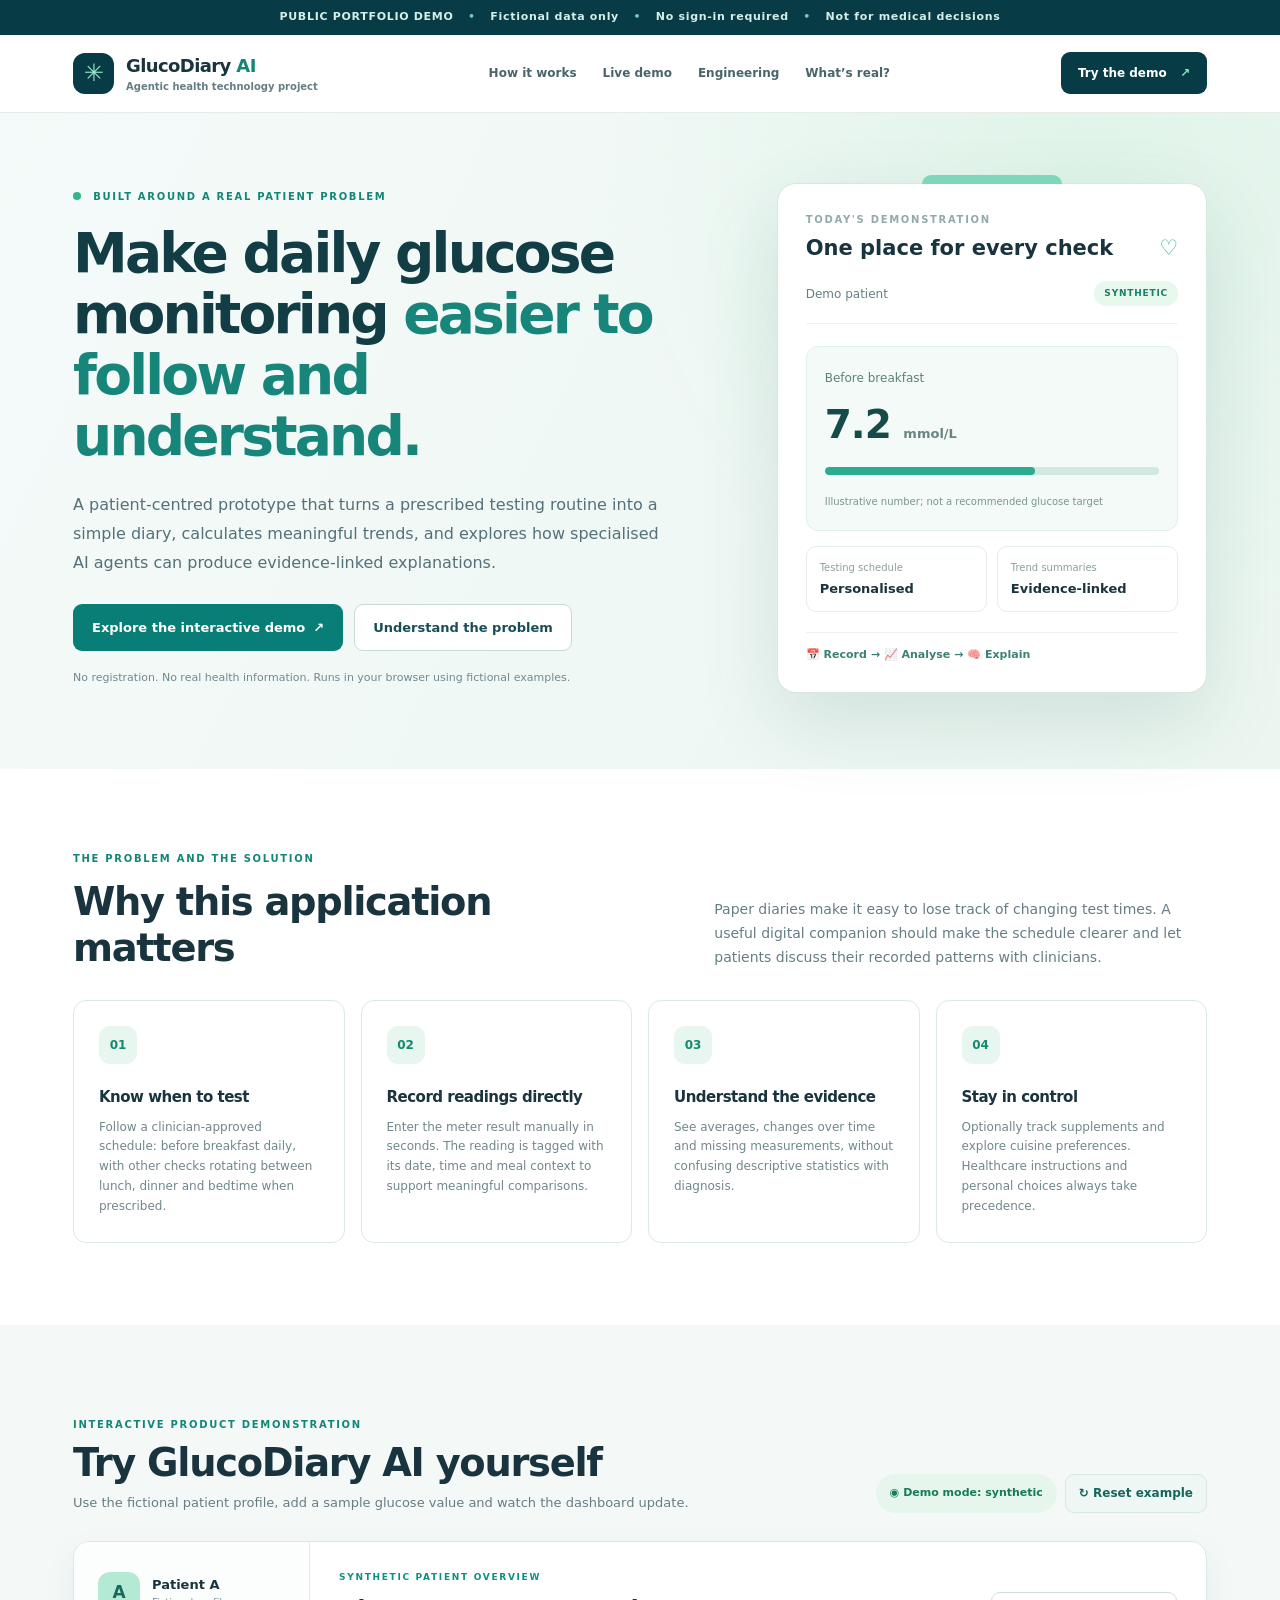
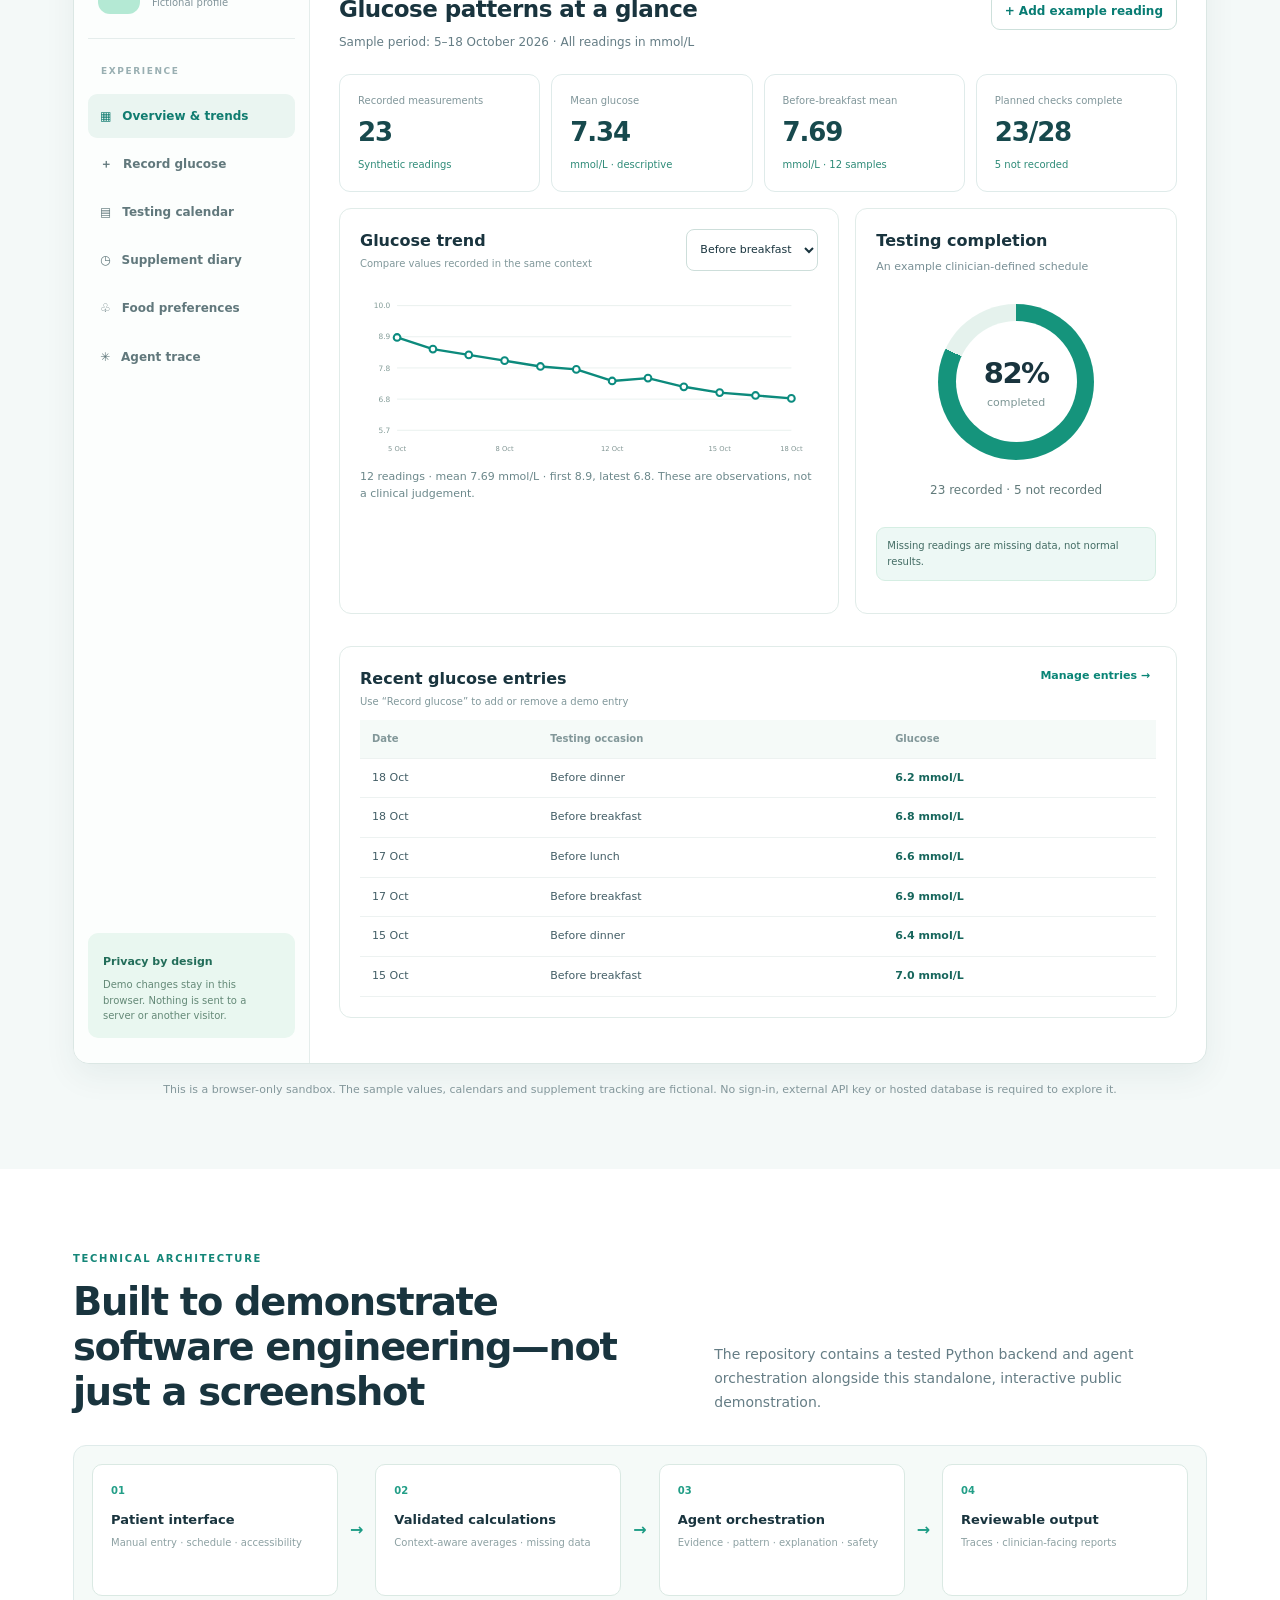
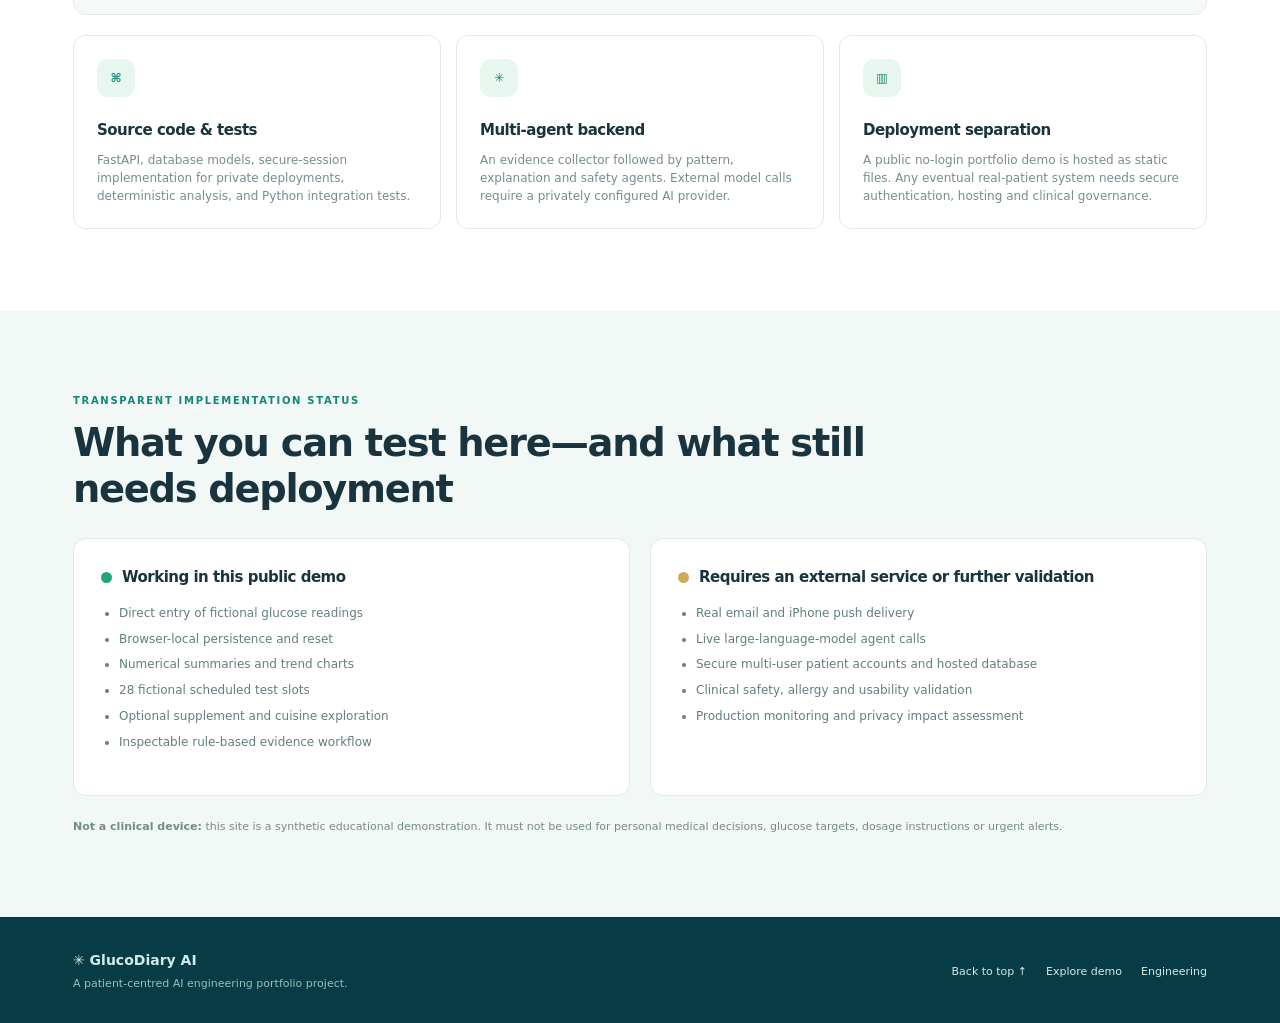
<file: index.html>
<!doctype html>
<html lang="en"><head>
<meta charset="utf-8"><meta name="viewport" content="width=device-width,initial-scale=1">
<meta name="description" content="Try GlucoDiary AI, a no-login synthetic-data demonstration of personalised glucose monitoring, reminders, descriptive analytics and explainable AI workflow design.">
<meta name="theme-color" content="#073b46"><title>GlucoDiary AI | Interactive portfolio demonstration</title>
<style>
:root{--navy:#073b46;--navy2:#0e5159;--teal:#087d73;--mint:#8ce6bc;--ink:#19343e;--gray:#657d85;--border:#dbe8e8;--bg:#f4f9f8;--panel:#fff;--pale:#e7f6ee;--shadow:0 12px 32px #093b4610}*{box-sizing:border-box}html{scroll-behavior:smooth}body{margin:0;color:var(--ink);background:white;font-family:Inter,ui-sans-serif,system-ui,-apple-system,BlinkMacSystemFont,'Segoe UI',sans-serif;line-height:1.52}button,input,select{font:inherit}button{cursor:pointer}button:focus-visible,a:focus-visible,input:focus-visible,select:focus-visible{outline:3px solid #3ea49c;outline-offset:3px}a{color:inherit;text-decoration:none}h1,h2,h3,h4,p{margin:0}h2{font-size:clamp(28px,3vw,40px);letter-spacing:-1.3px;line-height:1.18}h3{font-size:23px;letter-spacing:-.5px}h4{font-size:16px}.wrap{max-width:1190px;margin:auto;padding:0 28px}.announcement{background:#073b46;color:#d6eee8;font-size:11px;letter-spacing:.7px;text-align:center;padding:9px 15px;font-weight:700}.announcement span{color:#74ccb8;margin:0 10px}.site-header{position:sticky;top:0;z-index:10;background:#fffffff0;backdrop-filter:blur(15px);border-bottom:1px solid #e5ecea}.nav-inner{height:77px;display:flex;align-items:center;justify-content:space-between;gap:20px}.brand{display:flex;gap:12px;align-items:center;font-size:18px;font-weight:850;letter-spacing:-.6px;white-space:nowrap}.brand b{color:#148677}.brand small{font-size:10px;color:var(--gray);letter-spacing:0;font-weight:550;display:block}.brand-mark{display:grid;place-items:center;border-radius:12px;background:var(--navy);height:41px;width:41px;color:#8fe6c7;font-size:24px}.site-header nav{display:flex;gap:26px;color:#49656b;font-size:12px;font-weight:650}.site-header nav a:hover{color:var(--teal)}.nav-cta{background:var(--navy);color:#fff;padding:12px 17px;border-radius:9px;font-size:12px;font-weight:800;white-space:nowrap}.nav-cta span{margin-left:9px;color:#8ee5bb}.hero-section{background:radial-gradient(circle at 85% 10%,#e0f4e9 0,transparent 39%),linear-gradient(115deg,#f4faf9,#ecf6f1);padding:70px 0 76px}.hero-grid{display:grid;grid-template-columns:1.2fr .82fr;align-items:center;gap:74px}.eyebrow,.section-kicker,.mini-kicker{font-size:10px;font-weight:900;letter-spacing:1.7px;color:#148678}.eyebrow-dot{height:8px;width:8px;display:inline-block;border-radius:50%;background:#30b68a;margin-right:7px}.hero-copy h1{font-size:clamp(38px,4.3vw,57px);letter-spacing:-2.8px;line-height:1.11;max-width:680px;margin:19px 0 24px;color:#123d45}.hero-copy h1 em{font-style:normal;color:#178579}.hero-lead{color:#547078;font-size:16px;line-height:1.8;max-width:595px}.hero-actions{display:flex;gap:11px;flex-wrap:wrap;margin-top:26px}.button{display:inline-flex;align-items:center;justify-content:center;gap:8px;border-radius:9px;font-size:13px;font-weight:750;border:1px solid transparent;padding:13px 18px;min-height:44px}.button.primary{background:#087e77;color:#fff}.button.primary:hover{background:#046962}.button.outline{background:#fff;color:#174e56;border-color:#c9d9d7}.button.light{background:#eef7f4;color:#17655d;border-color:#d6e8e1}.button.outline-blue{background:white;color:#087c73;border-color:#cde0db}.button.small{font-size:12px;padding:9px 13px;min-height:37px}.button.full{width:100%}.micro{font-size:11px;color:#718890;margin-top:19px}.hero-panel{border-radius:19px;background:#fff;border:1px solid #d7e7e1;padding:28px;box-shadow:0 30px 80px #1e645024;position:relative}.hero-panel:before{content:'';position:absolute;width:140px;height:9px;left:calc(50% - 70px);top:-9px;background:#7ed8b7;border-radius:10px 10px 0 0}.panel-eyebrow{color:#93a9ac}.hero-panel-title{font-size:21px;font-weight:800;margin:6px 0 16px;display:flex;justify-content:space-between}.hero-heart{color:#36b296}.hero-patient{display:flex;align-items:center;justify-content:space-between;color:#648086;font-size:12px;padding-bottom:17px;border-bottom:1px solid #edf3f0}.chip{font-size:9px;letter-spacing:.8px;color:#1c7d6b;background:#e7f8ec;padding:6px 10px;border-radius:30px;font-weight:800}.hero-sample{margin-top:22px;background:#f3faf7;border:1px solid #e0f1e9;padding:18px;border-radius:12px}.hero-sample>span{font-size:12px;color:#608079}.hero-sample strong{display:block;font-size:39px;margin:5px 0;letter-spacing:-1px;color:#164b49}.hero-sample strong small{font-size:13px;letter-spacing:0;color:#698582}.sample-bar{height:8px;background:#d2e9e0;border-radius:10px;overflow:hidden;margin:13px 0}.sample-bar span{display:block;background:#2bac90;height:100%;border-radius:10px}.hero-sample>small{font-size:10px;color:#7b9690}.hero-mini-grid{display:grid;grid-template-columns:1fr 1fr;gap:10px;margin-top:15px}.hero-mini-grid div{border:1px solid #e5eeea;border-radius:10px;padding:13px}.hero-mini-grid span{display:block;color:#8aa09e;font-size:10px}.hero-mini-grid b{font-size:13px;display:block;margin-top:3px}.hero-panel-footer{border-top:1px solid #edf1ef;margin-top:20px;padding-top:14px;font-size:11px;font-weight:800;color:#3b8174}.problem-section,.engineering-section,.limits-section{padding:82px 0}.section-title-row{display:grid;grid-template-columns:1.2fr 1fr;gap:50px;align-items:end;margin:13px 0 30px}.section-title-row p{font-size:14px;color:var(--gray);line-height:1.7}.feature-grid{display:grid;grid-template-columns:repeat(4,1fr);gap:16px}.feature{padding:25px;border:1px solid var(--border);border-radius:13px;background:#fff;min-height:220px}.feature-icon{display:grid;place-items:center;width:38px;height:38px;border-radius:11px;background:var(--pale);font-size:12px;font-weight:900;color:#148a72;margin-bottom:22px}.feature h3{font-size:15px;margin-bottom:9px}.feature p{font-size:12px;color:#70878c;line-height:1.65}.app-section{background:var(--bg);padding:78px 0 70px;scroll-margin-top:80px}.app-heading{display:flex;align-items:end;justify-content:space-between;gap:20px;margin:14px 0 28px}.app-heading h2{margin:8px 0}.app-heading p{color:var(--gray);font-size:13px}.app-actions{display:flex;gap:8px;align-items:center}.demo-pill{background:#e6f6ec;color:#157b59;font-size:11px;font-weight:850;white-space:nowrap;border-radius:30px;padding:11px 14px}.demo-shell{min-height:700px;background:#fff;border:1px solid #dbe7e4;border-radius:16px;box-shadow:var(--shadow);display:grid;grid-template-columns:236px 1fr;overflow:hidden}.demo-sidebar{border-right:1px solid #e4edeb;padding:25px 14px;background:#fcfefd;display:flex;flex-direction:column;gap:6px}.sidebar-intro{display:flex;gap:12px;align-items:center;border-bottom:1px solid #e5edec;padding:5px 10px 24px;margin-bottom:15px}.avatar{background:#b4e9d4;border-radius:12px;display:grid;place-items:center;width:42px;height:42px;font-size:17px;font-weight:850;color:#1a6860}.sidebar-intro strong{display:block;font-size:13px}.sidebar-intro small{display:block;color:#81949a;font-size:10px}.sidebar-heading{font-size:9px;letter-spacing:1.6px;color:#99afb2;font-weight:900;margin:5px 13px 9px}.tab-buttons{display:flex;flex-direction:column;gap:4px}.tab{width:100%;display:flex;align-items:center;gap:11px;border:0;background:none;color:#61787c;text-align:left;font-size:12px;font-weight:700;border-radius:9px;padding:13px 12px}.tab:hover,.tab.active{background:#eaf5f1;color:#107c70}.tab span{flex:1}.sidebar-note{margin-top:auto;background:#e9f7f0;border-radius:10px;padding:15px}.sidebar-note strong{font-size:11px;color:#226d59}.sidebar-note p{font-size:10px;color:#648977;margin-top:5px}.demo-main{padding:29px;min-width:0}.in-app-head{display:flex;justify-content:space-between;align-items:center;gap:13px;margin-bottom:23px}.in-app-head h3{margin:7px 0 6px}.in-app-head p{color:var(--gray);font-size:12px}.mini-kicker{font-size:9px;color:#0b9086}.metric-grid{display:grid;grid-template-columns:repeat(4,1fr);gap:11px;margin-bottom:16px}.metric-grid.three{grid-template-columns:repeat(3,1fr)}.metric{border:1px solid #dfebea;background:#fff;border-radius:11px;padding:18px}.metric span,.metric small{display:block;font-size:10px;color:#80969a}.metric strong{display:block;font-size:26px;letter-spacing:-1.1px;margin:5px 0;color:#17494d}.metric small{color:#2e8b78}.inner-two{display:grid;grid-template-columns:1.4fr .9fr;gap:16px;margin:16px 0}.inner-two.align-top{grid-template-columns:1.15fr 1fr}.surface{border:1px solid #e1ece9;border-radius:12px;background:white;padding:20px;margin-bottom:16px;min-width:0}.surface .muted-sm,.muted-sm{font-size:11px;color:#788f95;margin:6px 0 12px}.surface-head{display:flex;justify-content:space-between;gap:12px;align-items:start;margin-bottom:11px}.surface-head span{font-size:10px;color:#81989b;display:block;margin-top:3px}.surface-head select{width:auto;max-width:190px;font-size:11px;padding:8px 9px;margin:0}.chart-summary{font-size:11px;color:#6c888b;margin-top:5px}.ring-wrap{display:flex;align-items:center;flex-direction:column;gap:21px;padding:16px 0}.ring{border-radius:50%;height:156px;width:156px;display:grid;place-items:center;background:conic-gradient(#15947c var(--pct,0%),#e5f2ed 0)}.ring>div{height:121px;width:121px;border-radius:50%;background:white;display:flex;align-items:center;justify-content:center;flex-direction:column}.ring strong{font-size:29px;letter-spacing:-1.5px}.ring span{font-size:11px;color:#7d9695}.completion-counts{display:flex;gap:15px;font-size:12px;color:#617a7a}.notice{border-radius:9px;background:#edf8f5;color:#436c64;border:1px solid #d5eee3;font-size:12px;line-height:1.6;padding:13px 14px;margin:12px 0}.notice.compact{font-size:10px;padding:10px}.notice.important{background:#fff7e8;border-color:#f4e3bf;color:#795f35}.table-clip{overflow-x:auto}table{border-collapse:collapse;width:100%;font-size:11px}th{text-align:left;background:#f5faf8;color:#829799;font-size:10px;font-weight:800}td,th{padding:11px 12px;border-bottom:1px solid #edf2f1}td{color:#435e66}td b{color:#17665c}.text-button{border:0;background:none;color:#098576;font-weight:850;font-size:11px}.status-mini{font-size:10px;font-weight:800;padding:5px 8px;border-radius:20px;white-space:nowrap}.status-mini.yes{background:#e3f6e9;color:#19805b}.status-mini.no{background:#f3f5f6;color:#77858a}.legend{display:flex;gap:12px;font-size:10px;color:#78918d}.form-grid{display:grid;grid-template-columns:1fr 1fr;gap:15px;margin:17px 0 20px}label{font-size:11px;color:#516c73;font-weight:750}input,select{display:block;background:white;border:1px solid #cddeda;border-radius:8px;padding:10px 11px;min-height:42px;color:var(--ink);width:100%;margin:7px 0 0}input[type=checkbox]{width:17px;height:17px;min-height:auto;margin:0;accent-color:#087e77}.step-list{margin:17px 0}.step-list p{display:flex;align-items:center;gap:9px;font-size:12px;color:#617e80;padding:8px 0}.step-list b{width:27px;height:27px;display:grid;place-items:center;border-radius:50%;background:#e4f5ee;color:#0d8776;font-size:11px}.switch-row{display:flex;gap:15px;align-items:center;cursor:pointer;background:#f7fbf9;padding:16px;border-radius:10px;margin-bottom:13px}.switch-row strong{font-size:13px;display:block}.switch-row small{font-size:11px;color:#788e90;display:block;font-weight:500;margin-top:3px}.supplement-list{margin:14px 0}.supplement-row{display:flex;justify-content:space-between;gap:16px;align-items:center;border-bottom:1px solid #edf1f0;padding:13px 3px;font-size:12px}.supplement-row label{display:flex;align-items:center;gap:8px}.supplement-row label input{width:17px;min-height:17px;margin:0}.reminder-preview{margin-top:12px;background:#f3f8f7;border:1px solid #dbe9e3;border-radius:9px;padding:14px;font-size:12px;line-height:1.7}.checks-grid{display:grid;grid-template-columns:repeat(3,1fr);gap:12px;margin-top:13px}.checks-grid label{display:flex;gap:7px;align-items:center}.checks-grid input{width:16px;min-height:16px;margin:0}fieldset{border:1px solid #dce8e7;border-radius:10px;margin:10px 0;padding:15px}legend{font-size:12px;font-weight:800;color:#446d69}.recipe-grid{display:grid;grid-template-columns:repeat(2,1fr);gap:12px;margin-top:18px}.recipe-card{padding:16px;border:1px solid #e0ebe8;border-radius:11px}.recipe-card h4{margin-bottom:6px}.recipe-card p{font-size:11px;color:#789096}.recipe-card small{font-size:10px;color:#147c6b}.agent-trace{margin-top:18px}.trace-step{border-left:3px solid #16a081;margin:12px 0;padding:13px 18px;background:#f4faf7;border-radius:0 9px 9px 0}.trace-step h4{font-size:13px;margin-bottom:4px}.trace-step p{font-size:11px;color:#65817e;line-height:1.65}.trace-step code{display:block;margin-top:7px;color:#1c6259;background:#e5f4ed;border-radius:5px;padding:9px;white-space:pre-wrap;overflow-wrap:anywhere;font-size:10px}.toast{margin-bottom:15px;padding:12px;background:#e5f6eb;border:1px solid #bfe7ce;color:#287a4d;border-radius:9px;font-size:12px}.toast.bad{background:#fff1ed;border-color:#f0d0c6;color:#a64e39}.under-demo-note{text-align:center;color:#83979b;font-size:11px;margin-top:18px}.engineering-section{background:#fff}.architecture{display:grid;grid-template-columns:1fr auto 1fr auto 1fr auto 1fr;align-items:center;gap:12px;padding:18px;background:#f5faf8;border:1px solid #dfebea;border-radius:13px}.architecture>div{background:white;border:1px solid #dae9e3;border-radius:10px;padding:18px;min-height:132px}.architecture>div span{display:block;color:#229e87;font-size:10px;font-weight:900;margin-bottom:12px}.architecture>div strong{display:block;font-size:13px;margin-bottom:5px}.architecture>div small{display:block;font-size:10px;color:#8da1a3}.architecture>i{color:#1c9c85;font-weight:900;font-style:normal}.engineering-cards{display:grid;grid-template-columns:repeat(3,1fr);gap:15px;margin-top:20px}.engineering-cards article{border:1px solid #e0ebe9;border-radius:12px;padding:23px}.engineering-cards h3{font-size:15px;margin-bottom:9px}.engineering-cards p{font-size:12px;color:#758d90}.limits-section{background:#f1f8f5}.limits-section h2{max-width:850px;margin:12px 0 27px}.status-grid{display:grid;grid-template-columns:1fr 1fr;gap:20px}.status-card{background:white;padding:27px;border-radius:13px;border:1px solid #dfebe6}.status-card h3{font-size:15px;display:flex;gap:10px;align-items:center}.status-dot{display:inline-block;width:11px;height:11px;border-radius:50%}.status-dot.ready{background:#23a677}.status-dot.pending{background:#d1aa58}.status-card ul{color:#627e81;font-size:12px;line-height:2.15;padding-left:18px}.disclaimer{font-size:11px;color:#728c89;margin-top:23px}.site-footer{background:#073b46;color:#d1ece7;padding:31px 0}.footer-inner{display:flex;justify-content:space-between;align-items:center;gap:18px}.site-footer strong{font-size:14px}.site-footer p{font-size:11px;color:#93c2b9;margin-top:3px}.site-footer a{font-size:11px;margin-left:19px}.tab-panel[hidden],#supplementBody[hidden],#foodBody[hidden],#reminderPreview[hidden],.toast[hidden]{display:none!important}
@media(max-width:1080px){.site-header nav{gap:14px}.hero-grid{gap:30px}.wrap{padding:0 20px}.feature-grid{grid-template-columns:repeat(2,1fr)}.metric-grid{grid-template-columns:repeat(2,1fr)}.architecture{gap:6px}.architecture>div{padding:13px}.architecture>div strong{font-size:11px}}
@media(max-width:750px){.announcement{font-size:9px}.site-header nav{display:none}.nav-inner{height:67px}.nav-cta{padding:10px;font-size:10px}.hero-section{padding:42px 0}.hero-grid,.section-title-row{grid-template-columns:1fr;gap:24px}.hero-copy h1{letter-spacing:-1.7px}.hero-panel{max-width:480px}.problem-section,.engineering-section,.limits-section{padding:53px 0}.feature-grid,.engineering-cards{grid-template-columns:1fr 1fr}.app-heading{align-items:start;flex-direction:column}.demo-shell{grid-template-columns:1fr}.demo-sidebar{border-right:0;border-bottom:1px solid #e4ece8;padding:13px}.sidebar-intro,.sidebar-heading,.sidebar-note{display:none}.tab-buttons{flex-direction:row;overflow-x:auto}.tab{flex:none;width:auto;white-space:nowrap;font-size:10px;padding:10px}.demo-main{padding:15px}.inner-two,.inner-two.align-top,.status-grid{grid-template-columns:1fr}.in-app-head{align-items:start;flex-direction:column}.metric-grid{grid-template-columns:repeat(2,1fr)}.metric-grid.three{grid-template-columns:repeat(2,1fr)}.architecture{display:grid;grid-template-columns:1fr 1fr}.architecture>i{display:none}.architecture>div{min-height:120px}.app-section{padding:49px 0}.site-footer a{margin-left:10px}}
@media(max-width:440px){.wrap{padding:0 13px}.brand{font-size:15px}.brand-mark{width:35px;height:35px}.brand small{font-size:8px}.hero-copy h1{font-size:35px}.hero-actions{flex-direction:column}.hero-actions .button{width:100%}.feature-grid,.engineering-cards,.recipe-grid,.form-grid,.checks-grid{grid-template-columns:1fr}.metric{padding:12px}.metric strong{font-size:22px}.app-actions{flex-wrap:wrap}.surface{padding:14px}.surface-head{flex-wrap:wrap}.footer-inner{flex-direction:column;align-items:start}.site-footer a{margin:0 13px 0 0}}

.repo-link{display:block;color:#087e77;font-size:12px;font-weight:850;margin-top:9px}.repo-link[hidden]{display:none}

/* Keep the SVG chart responsive instead of forcing a >700px grid width on phones. */
#glucoseChart{display:block;width:100%;max-width:100%;height:auto;aspect-ratio:680/270}
.inner-two>.surface{min-width:0}
@media(max-width:750px){.inner-two,.inner-two.align-top{grid-template-columns:minmax(0,1fr)}}
@media(max-width:750px){.demo-shell{grid-template-columns:minmax(0,1fr)}.demo-main{min-width:0;max-width:100%}}

</style><link rel="icon" type="image/svg+xml" href="data:image/svg+xml,%3Csvg%20xmlns%3D%22http%3A%2F%2Fwww.w3.org%2F2000%2Fsvg%22%20viewBox%3D%220%200%2064%2064%22%3E%3Crect%20width%3D%2264%22%20height%3D%2264%22%20rx%3D%2218%22%20fill%3D%22%23073b46%22%2F%3E%3Cpath%20d%3D%22M15%2034h11l5-13%206%2026%204-13h8%22%20fill%3D%22none%22%20stroke%3D%22%2364dbba%22%20stroke-linecap%3D%22round%22%20stroke-linejoin%3D%22round%22%20stroke-width%3D%225%22%2F%3E%3C%2Fsvg%3E%0A">
</head><body>
<div class="announcement" role="status">PUBLIC PORTFOLIO DEMO <span aria-hidden="true">•</span> Fictional data only <span aria-hidden="true">•</span> No sign-in required <span aria-hidden="true">•</span> Not for medical decisions</div>
<header class="site-header"><div class="wrap nav-inner"><a class="brand" href="#home" aria-label="GlucoDiary AI home"><span class="brand-mark">✳</span><span>GlucoDiary <b>AI</b><small>Agentic health technology project</small></span></a>
<nav aria-label="Main navigation"><a href="#how">How it works</a><a href="#app">Live demo</a><a href="#engineering">Engineering</a><a href="#limitations">What’s real?</a></nav><a href="#app" class="nav-cta">Try the demo <span aria-hidden="true">↗</span></a></div></header>
<main>
<section class="hero-section" id="home"><div class="wrap hero-grid"><div class="hero-copy"><div class="eyebrow"><span class="eyebrow-dot"></span> BUILT AROUND A REAL PATIENT PROBLEM</div><h1>Make daily glucose monitoring <em>easier to follow and understand.</em></h1><p class="hero-lead">A patient-centred prototype that turns a prescribed testing routine into a simple diary, calculates meaningful trends, and explores how specialised AI agents can produce evidence-linked explanations.</p><div class="hero-actions"><a class="button primary" href="#app">Explore the interactive demo <span aria-hidden="true">↗</span></a><a class="button outline" href="#how">Understand the problem</a></div><p class="micro">No registration. No real health information. Runs in your browser using fictional examples.</p></div><div class="hero-panel"><div class="eyebrow panel-eyebrow">TODAY'S DEMONSTRATION</div><div class="hero-panel-title">One place for every check <span class="hero-heart">♡</span></div><div class="hero-patient">Demo patient <span class="chip">SYNTHETIC</span></div><div class="hero-sample"><span>Before breakfast</span><strong>7.2 <small>mmol/L</small></strong><div class="sample-bar"><span style="width:63%"></span></div><small>Illustrative number; not a recommended glucose target</small></div><div class="hero-mini-grid"><div><span>Testing schedule</span><b>Personalised</b></div><div><span>Trend summaries</span><b>Evidence-linked</b></div></div><div class="hero-panel-footer">📅 Record → 📈 Analyse → 🧠 Explain</div></div></div></section>
<section class="problem-section" id="how"><div class="wrap"><div class="section-kicker">THE PROBLEM AND THE SOLUTION</div><div class="section-title-row"><h2>Why this application matters</h2><p>Paper diaries make it easy to lose track of changing test times. A useful digital companion should make the schedule clearer and let patients discuss their recorded patterns with clinicians.</p></div><div class="feature-grid"><article class="feature"><span class="feature-icon">01</span><h3>Know when to test</h3><p>Follow a clinician-approved schedule: before breakfast daily, with other checks rotating between lunch, dinner and bedtime when prescribed.</p></article><article class="feature"><span class="feature-icon">02</span><h3>Record readings directly</h3><p>Enter the meter result manually in seconds. The reading is tagged with its date, time and meal context to support meaningful comparisons.</p></article><article class="feature"><span class="feature-icon">03</span><h3>Understand the evidence</h3><p>See averages, changes over time and missing measurements, without confusing descriptive statistics with diagnosis.</p></article><article class="feature"><span class="feature-icon">04</span><h3>Stay in control</h3><p>Optionally track supplements and explore cuisine preferences. Healthcare instructions and personal choices always take precedence.</p></article></div></div></section>
<section class="app-section" id="app"><div class="wrap"><div class="app-heading"><div><div class="section-kicker">INTERACTIVE PRODUCT DEMONSTRATION</div><h2>Try GlucoDiary AI yourself</h2><p>Use the fictional patient profile, add a sample glucose value and watch the dashboard update.</p></div><div class="app-actions"><span class="demo-pill">◉ Demo mode: synthetic</span><button type="button" class="button small light" id="resetDemo">↻ Reset example</button></div></div>
<div class="demo-shell"><aside class="demo-sidebar"><div class="sidebar-intro"><span class="avatar">A</span><div><strong>Patient A</strong><small>Fictional profile</small></div></div><div class="sidebar-heading">EXPERIENCE</div><div class="tab-buttons" role="tablist" aria-label="Demo sections"><button role="tab" class="tab active" id="tab-dashboard" aria-controls="panel-dashboard" aria-selected="true" data-tab="dashboard">▦ <span>Overview & trends</span></button><button role="tab" class="tab" id="tab-record" aria-controls="panel-record" aria-selected="false" data-tab="record">＋ <span>Record glucose</span></button><button role="tab" class="tab" id="tab-schedule" aria-controls="panel-schedule" aria-selected="false" data-tab="schedule">▤ <span>Testing calendar</span></button><button role="tab" class="tab" id="tab-medications" aria-controls="panel-medications" aria-selected="false" data-tab="medications">◷ <span>Supplement diary</span></button><button role="tab" class="tab" id="tab-food" aria-controls="panel-food" aria-selected="false" data-tab="food">♧ <span>Food preferences</span></button><button role="tab" class="tab" id="tab-agents" aria-controls="panel-agents" aria-selected="false" data-tab="agents">✳ <span>Agent trace</span></button></div><div class="sidebar-note"><strong>Privacy by design</strong><p>Demo changes stay in this browser. Nothing is sent to a server or another visitor.</p></div></aside>
<div class="demo-main"><div id="toast" class="toast" role="status" aria-live="polite" hidden></div>
<section class="tab-panel" id="panel-dashboard" role="tabpanel" aria-labelledby="tab-dashboard"><div class="in-app-head"><div><div class="mini-kicker">SYNTHETIC PATIENT OVERVIEW</div><h3>Glucose patterns at a glance</h3><p>Sample period: 5–18 October 2026 · All readings in mmol/L</p></div><button type="button" class="button small outline-blue" id="sampleAdd">+ Add example reading</button></div><div class="metric-grid" id="metrics" aria-live="polite"></div><div class="inner-two"><div class="surface"><div class="surface-head"><div><h4>Glucose trend</h4><span>Compare values recorded in the same context</span></div><select id="chartContext" aria-label="Filter chart by test occasion"><option value="before_breakfast">Before breakfast</option><option value="before_lunch">Before lunch</option><option value="before_dinner">Before dinner</option><option value="before_sleep">Before sleep</option><option value="all">All occasions</option></select></div><svg id="glucoseChart" viewBox="0 0 680 270" role="img" aria-label="Synthetic glucose readings over time"></svg><p id="chartSummary" class="chart-summary"></p></div><div class="surface"><h4>Testing completion</h4><p class="muted-sm">An example clinician-defined schedule</p><div class="ring-wrap"><div class="ring" id="completionRing"><div><strong id="completionPercent">—</strong><span>completed</span></div></div><div id="completionCounts" class="completion-counts"></div></div><div class="notice compact">Missing readings are missing data, not normal results.</div></div></div><div class="surface"><div class="surface-head"><div><h4>Recent glucose entries</h4><span>Use “Record glucose” to add or remove a demo entry</span></div><button class="text-button" type="button" data-go="record">Manage entries →</button></div><div class="table-clip"><table><thead><tr><th>Date</th><th>Testing occasion</th><th>Glucose</th></tr></thead><tbody id="recentReadings"></tbody></table></div></div></section>
<section class="tab-panel" id="panel-record" role="tabpanel" aria-labelledby="tab-record" hidden><div class="in-app-head"><div><div class="mini-kicker">MANUAL INPUT</div><h3>Enter a glucose reading</h3><p>No diary image or AI recognition required. The patient types the meter result directly.</p></div></div><div class="inner-two align-top"><div class="surface"><h4>New example reading</h4><form id="readingForm"><div class="form-grid"><label>Test date<input id="readingDate" type="date" min="2026-10-05" max="2026-10-18" required></label><label>Time of test<input id="readingTime" type="time" value="07:45" required></label><label>Testing occasion<select id="readingOccasion"><option value="before_breakfast">Before breakfast</option><option value="before_lunch">Before lunch</option><option value="before_dinner">Before dinner</option><option value="before_sleep">Before sleep</option></select></label><label>Glucose (mmol/L)<input id="readingValue" type="number" step="0.1" min="0.1" max="40" placeholder="e.g. 7.4" required></label></div><button type="submit" class="button primary full">Save sample reading</button><p class="muted-sm">An entry is saved only in this browser's demo storage. Do not enter your real health data here.</p></form></div><div class="surface"><h4>What happens after saving?</h4><div class="step-list"><p><b>1</b> Validate date, occasion and number</p><p><b>2</b> Check for a duplicate entry</p><p><b>3</b> Match to a planned testing slot, if applicable</p><p><b>4</b> Recalculate statistics and redraw the trend</p></div><div class="notice">This demonstration does not diagnose diabetes or suggest treatment changes.</div></div></div><div class="surface"><h4>Recorded readings</h4><div class="table-clip"><table><thead><tr><th>Date</th><th>Occasion</th><th>Value</th><th>Action</th></tr></thead><tbody id="entryRows"></tbody></table></div></div></section>
<section class="tab-panel" id="panel-schedule" role="tabpanel" aria-labelledby="tab-schedule" hidden><div class="in-app-head"><div><div class="mini-kicker">PERSONALISED CLINICIAN PLAN</div><h3>Rotating test schedule</h3><p>In this example, breakfast is checked daily; one additional meal-related check rotates each day.</p></div></div><div class="metric-grid three"><div class="metric"><span>Scheduled checks</span><strong id="scheduledCount">—</strong><small>Across the example period</small></div><div class="metric"><span>Recorded checks</span><strong id="scheduledCompleted">—</strong><small>Matched to the plan</small></div><div class="metric"><span>Not recorded</span><strong id="scheduledMissing">—</strong><small>Not assumed to be normal</small></div></div><div class="surface"><div class="surface-head"><h4>Clinician-defined calendar</h4><div class="legend"><span>● Recorded</span><span>○ Missing</span></div></div><div class="table-clip"><table><thead><tr><th>Scheduled date</th><th>Morning check</th><th>Additional check</th></tr></thead><tbody id="scheduleRows"></tbody></table></div></div><div class="notice">A real patient would approve the dates and occasions taken from their clinician's instructions. This schedule is fictional and is not a testing recommendation.</div></section>
<section class="tab-panel" id="panel-medications" role="tabpanel" aria-labelledby="tab-medications" hidden><div class="in-app-head"><div><div class="mini-kicker">OPTIONAL FEATURE</div><h3>Prescribed supplement diary</h3><p>Track whether a clinician-prescribed dose was taken. Doses are never selected by the AI.</p></div></div><div class="surface"><label class="switch-row"><input type="checkbox" id="supplementEnabled"><span><strong>Enable supplement tracking</strong><small>This is optional for every patient.</small></span></label><div id="supplementBody" hidden><div class="notice">Example only: fictional four-week supplement schedule. No medicine name, strength or dose is recommended.</div><div id="supplementList" class="supplement-list"></div><p class="muted-sm">Real reminders require a securely configured email or iPhone push service. The public demo only previews that workflow.</p><button type="button" id="previewReminder" class="button small light">Preview reminder message</button><div id="reminderPreview" class="reminder-preview" hidden></div></div></div></section>
<section class="tab-panel" id="panel-food" role="tabpanel" aria-labelledby="tab-food" hidden><div class="in-app-head"><div><div class="mini-kicker">OPTIONAL FEATURE</div><h3>Food suggestions that respect preferences</h3><p>People choose their preferred cuisine; the system should not infer dietary preferences from ethnicity.</p></div></div><div class="surface"><label class="switch-row"><input type="checkbox" id="foodEnabled"><span><strong>Enable illustrative meal ideas</strong><small>Skip this entirely if you only want glucose monitoring.</small></span></label><div id="foodBody" hidden><div class="form-grid"><label>Preferred cuisine<select id="cuisine"><option>Indian</option><option>Mediterranean</option><option>Any</option></select></label><label>Ingredients to exclude (comma separated)<input id="excludedIngredients" type="text" placeholder="e.g. onion, rice"></label></div><fieldset><legend>Food allergies or ingredient restrictions</legend><div id="allergyChoices" class="checks-grid"></div></fieldset><div class="notice">Ingredient matching here is illustrative. It does not cover every allergen or cross-contact risk and cannot certify a meal as safe.</div><div class="recipe-grid" id="recipeResults"></div></div></div></section>
<section class="tab-panel" id="panel-agents" role="tabpanel" aria-labelledby="tab-agents" hidden><div class="in-app-head"><div><div class="mini-kicker">EXPLAINABLE WORKFLOW</div><h3>Inspect an evidence-linked agent trace</h3><p>See how the app could coordinate validation, pattern analysis, explanation and safety checks.</p></div></div><div class="notice important">In this public GitHub Pages demo, the trace is generated by transparent JavaScript rules—not by a live language model. The repository also contains a separately tested Python multi-agent pipeline that requires an AI API key when deployed.</div><button class="button primary" type="button" id="runTrace">Run demo workflow →</button><div id="agentTrace" class="agent-trace" aria-live="polite"><p class="muted-sm">Run the workflow to inspect each stage and the source data behind the summary.</p></div></section>
</div></div><p class="under-demo-note">This is a browser-only sandbox. The sample values, calendars and supplement tracking are fictional. No sign-in, external API key or hosted database is required to explore it.</p></div></section>
<section class="engineering-section" id="engineering"><div class="wrap"><div class="section-kicker">TECHNICAL ARCHITECTURE</div><div class="section-title-row"><h2>Built to demonstrate software engineering—not just a screenshot</h2><p>The repository contains a tested Python backend and agent orchestration alongside this standalone, interactive public demonstration. <a id="repoLink" class="repo-link" href="https://github.com" rel="noopener noreferrer" target="_blank" hidden>Explore the project source on GitHub ↗</a></p></div><div class="architecture"><div><span>01</span><strong>Patient interface</strong><small>Manual entry · schedule · accessibility</small></div><i>→</i><div><span>02</span><strong>Validated calculations</strong><small>Context-aware averages · missing data</small></div><i>→</i><div><span>03</span><strong>Agent orchestration</strong><small>Evidence · pattern · explanation · safety</small></div><i>→</i><div><span>04</span><strong>Reviewable output</strong><small>Traces · clinician-facing reports</small></div></div><div class="engineering-cards"><article><span class="feature-icon">⌘</span><h3>Source code & tests</h3><p>FastAPI, database models, secure-session implementation for private deployments, deterministic analysis, and Python integration tests.</p></article><article><span class="feature-icon">✳</span><h3>Multi-agent backend</h3><p>An evidence collector followed by pattern, explanation and safety agents. External model calls require a privately configured AI provider.</p></article><article><span class="feature-icon">▥</span><h3>Deployment separation</h3><p>A public no-login portfolio demo is hosted as static files. Any eventual real-patient system needs secure authentication, hosting and clinical governance.</p></article></div></div></section>
<section class="limits-section" id="limitations"><div class="wrap"><div class="section-kicker">TRANSPARENT IMPLEMENTATION STATUS</div><h2>What you can test here—and what still needs deployment</h2><div class="status-grid"><div class="status-card"><h3><span class="status-dot ready"></span> Working in this public demo</h3><ul><li>Direct entry of fictional glucose readings</li><li>Browser-local persistence and reset</li><li>Numerical summaries and trend charts</li><li>28 fictional scheduled test slots</li><li>Optional supplement and cuisine exploration</li><li>Inspectable rule-based evidence workflow</li></ul></div><div class="status-card"><h3><span class="status-dot pending"></span> Requires an external service or further validation</h3><ul><li>Real email and iPhone push delivery</li><li>Live large-language-model agent calls</li><li>Secure multi-user patient accounts and hosted database</li><li>Clinical safety, allergy and usability validation</li><li>Production monitoring and privacy impact assessment</li></ul></div></div><p class="disclaimer"><strong>Not a clinical device:</strong> this site is a synthetic educational demonstration. It must not be used for personal medical decisions, glucose targets, dosage instructions or urgent alerts.</p></div></section>
</main><footer class="site-footer"><div class="wrap footer-inner"><div><strong>✳ GlucoDiary AI</strong><p>A patient-centred AI engineering portfolio project.</p></div><div><a href="#home">Back to top ↑</a><a href="#app">Explore demo</a><a href="#engineering">Engineering</a></div></div></footer>
<script>
/* GlucoDiary AI public portfolio demo — deterministic, synthetic data only. */
(function (root, factory) {
  const api = factory();
  if (typeof module === 'object' && module.exports) module.exports = api;
  if (root) root.GlucoCore = api;
})(typeof window === 'undefined' ? null : window, function () {
  'use strict';
  const START = '2026-10-05';
  const DAYS = 14;
  const OCCASIONS = ['before_breakfast','before_lunch','before_dinner','before_sleep'];
  const LABELS = {before_breakfast:'Before breakfast',before_lunch:'Before lunch',before_dinner:'Before dinner',before_sleep:'Before sleep'};
  const NEXT = ['before_lunch','before_dinner','before_sleep'];
  const EXAMPLE_TIMES = {before_breakfast:'07:40',before_lunch:'12:10',before_dinner:'18:10',before_sleep:'22:00'};
  const isoAdd = (start, offset) => {const d=new Date(start+'T12:00:00Z');d.setUTCDate(d.getUTCDate()+offset);return d.toISOString().slice(0,10)};
  function makeTasks(){
    const out=[];
    for(let i=0;i<DAYS;i++){
      const date=isoAdd(START,i);
      for(const occasion of ['before_breakfast',NEXT[i%3]]) out.push({id:`${date}|${occasion}`,date,occasion});
    }
    return out;
  }
  const morning=[8.9,8.5,8.3,8.1,7.9,7.8,7.8,7.4,7.5,7.2,7.0,7.2,6.9,6.8];
  const extra=[7.5,8.1,null,7.0,7.3,7.1,6.8,null,7.0,6.5,6.4,null,6.6,6.2];
  function starterReadings(){
    const out=[];
    for(let i=0;i<DAYS;i++){
      const date=isoAdd(START,i);
      if(i!==5 && i!==11)out.push({id:`seed-b-${i}`,date,occasion:'before_breakfast',value:morning[i],time:EXAMPLE_TIMES.before_breakfast,origin:'synthetic'});
      if(extra[i]!==null)out.push({id:`seed-x-${i}`,date,occasion:NEXT[i%3],value:extra[i],time:EXAMPLE_TIMES[NEXT[i%3]],origin:'synthetic'});
    }
    return out;
  }
  function average(rows){return rows.length?rows.reduce((sum,r)=>sum+r.value,0)/rows.length:null}
  function summaries(readings, occasion='all'){
    const rows=readings.filter(r=>occasion==='all'||r.occasion===occasion).sort((a,b)=>a.date.localeCompare(b.date)||a.time.localeCompare(b.time));
    if(!rows.length) return {rows,count:0,avg:null,min:null,max:null,first:null,last:null,change:null};
    const vals=rows.map(r=>r.value);
    return {rows,count:rows.length,avg:average(rows),min:Math.min(...vals),max:Math.max(...vals),first:vals[0],last:vals.at(-1),change:vals.at(-1)-vals[0]};
  }
  function taskProgress(readings,tasks=makeTasks()){
    const present=new Set(readings.map(r=>`${r.date}|${r.occasion}`));
    const completed=tasks.filter(t=>present.has(t.id)).length;
    return {total:tasks.length,completed,missing:tasks.length-completed};
  }
  function addReading(readings,input){
    const date=String(input.date||''); const occasion=String(input.occasion||''); const value=Number(input.value),time=String(input.time||'08:00');
    if(!/^\d{4}-\d\d-\d\d$/.test(date) || !Number.isFinite(Date.parse(date+'T12:00:00Z')) || new Date(date+'T12:00:00Z').toISOString().slice(0,10)!==date) throw Error('Choose a valid test date.');
    if(date<START || date>isoAdd(START,DAYS-1)) throw Error('Choose a date within the fictional two-week demo period.');
    if(!OCCASIONS.includes(occasion)) throw Error('Choose a testing occasion.');
    if(!Number.isFinite(value)||value<=0||value>40) throw Error('Enter a numeric glucose value greater than 0 and up to 40 mmol/L.');
    if(!/^([01]\d|2[0-3]):[0-5]\d$/.test(time)) throw Error('Enter a valid time (HH:MM).');
    if(readings.some(r=>r.date===date && r.occasion===occasion)) throw Error('There is already a reading for this date and occasion. Delete that entry first to replace it.');
    return [...readings,{id:`added-${date}-${occasion}`,date,occasion,value:Math.round(value*10)/10,time,origin:'demo-entry'}];
  }
  function evidence(readings){
    const prog=taskProgress(readings), all=summaries(readings),fast=summaries(readings,'before_breakfast');
    return {schedule:prog,readings:all.count,overallMean:all.avg,fastingCount:fast.count,fastingMean:fast.avg,fastingChange:fast.change};
  }
  const RECIPES=[
    {name:'Moong dal chilla',cuisine:'Indian',ingredients:['moong dal','ginger','coriander','spices'],allergens:[],description:'Savoury lentil pancakes with fresh herbs'},
    {name:'Vegetable dal and brown rice',cuisine:'Indian',ingredients:['masoor dal','brown rice','spinach','tomato'],allergens:[],description:'Comforting lentils and vegetables with a measured rice portion'},
    {name:'Paneer bhurji with salad',cuisine:'Indian',ingredients:['paneer','milk','tomato','onion','spices'],allergens:['milk'],description:'Spiced paneer with chopped vegetables'},
    {name:'Peanut vegetable poha',cuisine:'Indian',ingredients:['flattened rice','peanuts','peas','onion'],allergens:['peanut'],description:'Vegetable-based flattened-rice dish'},
    {name:'Chickpea cucumber bowl',cuisine:'Mediterranean',ingredients:['chickpeas','cucumber','olive oil','lemon'],allergens:[],description:'Fresh chickpea and vegetable bowl'},
    {name:'Wholewheat pita and hummus',cuisine:'Mediterranean',ingredients:['wheat','chickpeas','tahini','sesame'],allergens:['wheat','sesame'],description:'Pita with hummus and crunchy salad'},
    {name:'Greek-style yoghurt bowl',cuisine:'Mediterranean',ingredients:['yoghurt','milk','berries','walnuts'],allergens:['milk','tree nut'],description:'Yoghurt topped with fruit and nuts'}
  ];
  function matchRecipes(cuisine,allergies=[],excluded=''){
    const banned=excluded.toLowerCase().split(',').map(s=>s.trim()).filter(Boolean);
    const a=new Set(allergies.map(s=>s.toLowerCase()));
    return RECIPES.filter(r=>(cuisine==='Any'||r.cuisine===cuisine)&&!r.allergens.some(x=>a.has(x))&&!r.ingredients.some(x=>banned.some(b=>x.toLowerCase().includes(b))));
  }
  const SUPPLEMENTS=['2026-10-06','2026-10-13','2026-10-20','2026-10-27'];
  return {START,DAYS,OCCASIONS,LABELS,makeTasks,starterReadings,summaries,taskProgress,addReading,evidence,matchRecipes,SUPPLEMENTS,EXAMPLE_TIMES,isoAdd};
});

</script><script>
'use strict';
/* Browser-only, no-sign-in recruiter demonstration. No network requests. */
const Core=window.GlucoCore;
const STORAGE_KEY='glucodiary-public-synthetic-v2';
const allTasks=Core.makeTasks();
const dates=Array.from({length:Core.DAYS},(_,i)=>Core.isoAdd(Core.START,i));
const $=id=>document.getElementById(id);
let state=load();
let toastTimeout;
function fresh(){return {readings:Core.starterReadings(),foodEnabled:false,supplementEnabled:false,supplementTaken:{'2026-10-06':true},cuisine:'Indian',allergies:[],excluded:''}}
function load(){
  try{
    const raw=localStorage.getItem(STORAGE_KEY);if(!raw)return fresh();
    const data=JSON.parse(raw);
    if(!Array.isArray(data.readings))return fresh();
    data.readings=data.readings.filter(r=>dates.includes(r.date)&&Core.OCCASIONS.includes(r.occasion)&&Number.isFinite(r.value)&&r.value>0&&r.value<=40&&/^([01]\d|2[0-3]):[0-5]\d$/.test(r.time)&&/^(seed-[bx]-\d{1,2}|added-2026-10-\d\d-before_(breakfast|lunch|dinner|sleep))$/.test(r.id));
    data.foodEnabled=!!data.foodEnabled;data.supplementEnabled=!!data.supplementEnabled;
    data.supplementTaken=data.supplementTaken&&typeof data.supplementTaken==='object'?data.supplementTaken:{};
    data.allergies=Array.isArray(data.allergies)?data.allergies.filter(x=>['milk','peanut','tree nut','sesame','wheat','soy','egg','fish'].includes(x)):[];
    data.cuisine=['Indian','Mediterranean','Any'].includes(data.cuisine)?data.cuisine:'Indian';
    data.excluded=typeof data.excluded==='string'?data.excluded.slice(0,160):'';
    return data;
  }catch(_e){return fresh()}
}
function save(){try{localStorage.setItem(STORAGE_KEY,JSON.stringify(state))}catch(_e){} }
function displayDate(date){return new Date(date+'T12:00:00Z').toLocaleDateString('en-GB',{day:'numeric',month:'short',timeZone:'UTC'})}
function fmt(num,dp=1){return num===null?'—':num.toFixed(dp)}
function notify(msg,bad=false){const t=$('toast');t.textContent=msg;t.classList.toggle('bad',bad);t.hidden=false;clearTimeout(toastTimeout);toastTimeout=setTimeout(()=>{t.hidden=true},5500)}
function activate(tab){
  document.querySelectorAll('.tab').forEach(b=>{const is=b.dataset.tab===tab;b.classList.toggle('active',is);b.setAttribute('aria-selected',String(is))});
  document.querySelectorAll('.tab-panel').forEach(p=>p.hidden=p.id!==`panel-${tab}`);
  if(tab==='dashboard')renderDashboard();if(tab==='record')renderRecord();if(tab==='schedule')renderSchedule();if(tab==='medications')renderSupplements();if(tab==='food')renderFood();
}
function renderDashboard(){
  const stats=Core.summaries(state.readings),p=Core.taskProgress(state.readings,allTasks),fast=Core.summaries(state.readings,'before_breakfast');
  $('metrics').innerHTML=`<div class="metric"><span>Recorded measurements</span><strong>${stats.count}</strong><small>Synthetic readings</small></div><div class="metric"><span>Mean glucose</span><strong>${fmt(stats.avg,2)}</strong><small>mmol/L · descriptive</small></div><div class="metric"><span>Before-breakfast mean</span><strong>${fmt(fast.avg,2)}</strong><small>mmol/L · ${fast.count} samples</small></div><div class="metric"><span>Planned checks complete</span><strong>${p.completed}/${p.total}</strong><small>${p.missing} not recorded</small></div>`;
  const percent=Math.round(100*p.completed/p.total);$('completionPercent').textContent=percent+'%';$('completionRing').style.setProperty('--pct',percent+'%');
  $('completionCounts').textContent=`${p.completed} recorded · ${p.missing} not recorded`;
  $('recentReadings').innerHTML=stats.rows.slice(-6).reverse().map(r=>`<tr><td>${displayDate(r.date)}</td><td>${Core.LABELS[r.occasion]}</td><td><b>${r.value.toFixed(1)} mmol/L</b></td></tr>`).join('')||'<tr><td colspan="3">No example readings</td></tr>';
  drawChart();
}
function drawChart(){
  const data=Core.summaries(state.readings,$('chartContext').value),rows=data.rows;
  const svg=$('glucoseChart'),NS='http://www.w3.org/2000/svg';svg.replaceChildren();
  const add=(tag,attr={},txt)=>{let el=document.createElementNS(NS,tag);Object.entries(attr).forEach(([k,v])=>el.setAttribute(k,String(v)));if(txt!==undefined)el.textContent=txt;svg.append(el);return el};
  if(!rows.length){add('text',{x:250,y:120,fill:'#7e9490','font-size':17},'No readings in this category');$('chartSummary').textContent='Try adding an example reading.';return}
  const lo=Math.min(...rows.map(r=>r.value)),hi=Math.max(...rows.map(r=>r.value)),min=Math.max(0,lo-1.1),max=hi+1.1;
  const xp=i=>55+(rows.length===1?.5:i/(rows.length-1))*585,yp=v=>220-(v-min)/(max-min)*185;
  for(let n=0;n<5;n++){const val=max-n*(max-min)/4,y=yp(val);add('line',{x1:55,y1:y,x2:640,y2:y,stroke:'#e0ebe8','stroke-width':1});add('text',{x:45,y:y+4,'text-anchor':'end',fill:'#829b97','font-size':11},val.toFixed(1))}
  if(rows.length>1)add('polyline',{points:rows.map((r,i)=>`${xp(i)},${yp(r.value)}`).join(' '),stroke:'#0c8a7c',fill:'none','stroke-width':3.5,'stroke-linejoin':'round','stroke-linecap':'round'});
  rows.forEach((r,i)=>{const e=add('circle',{cx:xp(i),cy:yp(r.value),r:5,fill:'#fff',stroke:'#0b8b7f','stroke-width':3});const title=document.createElementNS(NS,'title');title.textContent=`${r.date} ${Core.LABELS[r.occasion]}: ${r.value.toFixed(1)} mmol/L`;e.append(title);
    if(rows.length<=8||i===0||i===rows.length-1||i%Math.ceil(rows.length/5)===0)add('text',{x:xp(i),y:251,'text-anchor':'middle',fill:'#809593','font-size':10},displayDate(r.date))});
  $('chartSummary').textContent=`${rows.length} ${rows.length===1?'reading':'readings'} · mean ${fmt(data.avg,2)} mmol/L · first ${fmt(data.first)}, latest ${fmt(data.last)}. These are observations, not a clinical judgement.`;
}
function renderRecord(){
  const sorted=Core.summaries(state.readings).rows.slice().reverse();
  $('entryRows').innerHTML=sorted.map(r=>`<tr><td>${displayDate(r.date)} ${r.time}</td><td>${Core.LABELS[r.occasion]}</td><td><b>${r.value.toFixed(1)}</b> mmol/L</td><td><button type="button" class="text-button" data-remove="${r.id}" aria-label="Remove ${displayDate(r.date)} ${Core.LABELS[r.occasion]} reading">Delete</button></td></tr>`).join('')||'<tr><td colspan="4">No readings yet</td></tr>';
}
function renderSchedule(){
  const p=Core.taskProgress(state.readings,allTasks);$('scheduledCount').textContent=p.total;$('scheduledCompleted').textContent=p.completed;$('scheduledMissing').textContent=p.missing;
  const has=new Set(state.readings.map(r=>r.date+'|'+r.occasion));
  $('scheduleRows').innerHTML=dates.map(date=>{
    const slots=allTasks.filter(t=>t.date===date);
    return `<tr><td><b>${displayDate(date)}</b></td>${slots.map(t=>`<td>${Core.LABELS[t.occasion]} <span class="status-mini ${has.has(t.id)?'yes':'no'}">${has.has(t.id)?'● Recorded':'○ Missing'}</span></td>`).join('')}</tr>`
  }).join('');
}
function renderSupplements(){
  $('supplementEnabled').checked=state.supplementEnabled;$('supplementBody').hidden=!state.supplementEnabled;
  $('supplementList').innerHTML=Core.SUPPLEMENTS.map((d,i)=>`<div class="supplement-row"><span>Week ${i+1} · ${displayDate(d)} · with lunch</span><label><input type="checkbox" data-supp="${d}" ${state.supplementTaken[d]?'checked':''}><span>${state.supplementTaken[d]?'Recorded as taken':'Mark as taken'}</span></label></div>`).join('');
}
const ALLERGIES=['milk','peanut','tree nut','sesame','wheat','soy','egg','fish'];
function renderFood(){
  $('foodEnabled').checked=state.foodEnabled;$('foodBody').hidden=!state.foodEnabled;$('cuisine').value=state.cuisine;$('excludedIngredients').value=state.excluded;
  $('allergyChoices').innerHTML=ALLERGIES.map(a=>`<label><input type="checkbox" data-allergy="${a}" ${state.allergies.includes(a)?'checked':''}><span>${a[0].toUpperCase()+a.slice(1)}</span></label>`).join('');
  const list=Core.matchRecipes(state.cuisine,state.allergies,state.excluded);
  $('recipeResults').innerHTML=list.map(r=>`<div class="recipe-card"><h4>${r.name}</h4><p>${r.description}</p><small>${r.cuisine} · ${r.ingredients.join(', ')}</small></div>`).join('')||'<p class="muted-sm">No example meals match your selections. Try adjusting filters.</p>';
}
function runTrace(){
  const d=Core.evidence(state.readings);
  const info=d.fastingChange===null?'Not enough fasting readings for a comparison':`${Math.abs(d.fastingChange).toFixed(1)} mmol/L ${d.fastingChange>0?'higher':d.fastingChange<0?'lower':'unchanged'} from first to latest before-breakfast example`;
  const rows=[
    {title:'01 · Evidence agent (deterministic)',message:'Loads recorded synthetic values and their meal/bedtime contexts. Calculates statistics in code, not by asking a language model to estimate.',detail:`Readings: ${d.readings} | Scheduled: ${d.schedule.total} | Matched: ${d.schedule.completed} | Missing: ${d.schedule.missing}`},
    {title:'02 · Pattern agent (rule-based public simulation)',message:'Looks only at comparable before-breakfast measurements. It does not infer why values changed.',detail:`Fasting readings: ${d.fastingCount} | Mean: ${fmt(d.fastingMean,2)} mmol/L | Comparison: ${info}`},
    {title:'03 · Explanation agent (template-based public simulation)',message:`There are ${d.readings} recorded sample readings. ${d.schedule.missing} scheduled slots have no recorded sample. The fasting comparison is descriptive and may reflect many unrecorded factors.`,detail:'Every figure comes from the evidence stage; there are no invented medical causes.'},
    {title:'04 · Safety-review stage (deterministic)',message:'Checks that the output contains no diagnosis, medication adjustments, glucose target recommendations or assumed reasons for a change.',detail:'PUBLIC DEMO: no live LLM call; not a medically validated safety check.'}
  ];
  const container=$('agentTrace');container.replaceChildren();
  rows.forEach(row=>{const box=document.createElement('article');box.className='trace-step';const title=document.createElement('h4');title.textContent=row.title;const p=document.createElement('p');p.textContent=row.message;const detail=document.createElement('code');detail.textContent=row.detail;box.append(title,p,detail);container.append(box)});
}
function init(){
  const host=window.location.hostname.toLowerCase();
  if(host.endsWith('.github.io')){const owner=host.split('.')[0];const repo=window.location.pathname.split('/').filter(Boolean)[0]||owner+'.github.io';const link=$('repoLink');link.href=`https://github.com/${encodeURIComponent(owner)}/${encodeURIComponent(repo)}`;link.hidden=false;}
  document.querySelectorAll('.tab').forEach(button=>button.addEventListener('click',()=>activate(button.dataset.tab)));
  document.querySelectorAll('[data-go]').forEach(b=>b.addEventListener('click',()=>activate(b.dataset.go)));
  $('chartContext').addEventListener('change',drawChart);
  $('readingDate').value=dates.at(-1);
  $('readingForm').addEventListener('submit',e=>{
    e.preventDefault();try{state.readings=Core.addReading(state.readings,{date:$('readingDate').value,time:$('readingTime').value,occasion:$('readingOccasion').value,value:$('readingValue').value});save();renderRecord();notify('Example reading saved. The analytics and calendar will recalculate.');$('readingValue').value='';}
    catch(err){notify(err.message,true)}
  });
  $('entryRows').addEventListener('click',e=>{const btn=e.target.closest('[data-remove]');if(!btn)return;state.readings=state.readings.filter(r=>r.id!==btn.dataset.remove);save();renderRecord();notify('Example reading removed.');});
  $('sampleAdd').addEventListener('click',()=>{const open=allTasks.find(t=>!state.readings.some(r=>r.date===t.date&&r.occasion===t.occasion));if(!open){activate('record');notify('Every planned slot has a sample; delete an entry to try adding it again.');return}
    $('readingDate').value=open.date;$('readingOccasion').value=open.occasion;$('readingTime').value=Core.EXAMPLE_TIMES[open.occasion];$('readingValue').value='7.4';activate('record');notify('The form is prefilled with a fictional 7.4 mmol/L example. Press Save to update the analysis.');});
  $('resetDemo').addEventListener('click',()=>{state=fresh();save();$('chartContext').value='before_breakfast';$('reminderPreview').hidden=true;renderAll();activate('dashboard');notify('Fictional dataset reset to its original values.')});
  $('supplementEnabled').addEventListener('change',e=>{state.supplementEnabled=e.target.checked;save();renderSupplements()});
  $('supplementList').addEventListener('change',e=>{const input=e.target.closest('[data-supp]');if(!input)return;state.supplementTaken[input.dataset.supp]=input.checked;save();renderSupplements()});
  $('previewReminder').addEventListener('click',()=>{$('reminderPreview').hidden=false;$('reminderPreview').textContent='Preview only — Example notification: “Your clinician-confirmed supplement reminder is due with lunch today. Record whether you took it.” No email or iPhone push was sent.'});
  $('foodEnabled').addEventListener('change',e=>{state.foodEnabled=e.target.checked;save();renderFood()});
  $('cuisine').addEventListener('change',e=>{state.cuisine=e.target.value;save();renderFood()});
  $('excludedIngredients').addEventListener('input',e=>{state.excluded=e.target.value.slice(0,160);save();const list=Core.matchRecipes(state.cuisine,state.allergies,state.excluded);$('recipeResults').innerHTML=list.map(r=>`<div class="recipe-card"><h4>${r.name}</h4><p>${r.description}</p><small>${r.cuisine} · ${r.ingredients.join(', ')}</small></div>`).join('')||'<p class="muted-sm">No example meals match your selections.</p>'});
  $('allergyChoices').addEventListener('change',e=>{const input=e.target.closest('[data-allergy]');if(!input)return;state.allergies=input.checked?[...new Set([...state.allergies,input.dataset.allergy])]:state.allergies.filter(a=>a!==input.dataset.allergy);save();renderFood()});
  $('runTrace').addEventListener('click',runTrace);
  renderAll();activate('dashboard');
}
function renderAll(){renderDashboard();renderRecord();renderSchedule();renderSupplements();renderFood();$('agentTrace').innerHTML='<p class="muted-sm">Run the workflow to inspect each stage and the source data behind the summary.</p>'}
init();

</script></body></html>
</file>
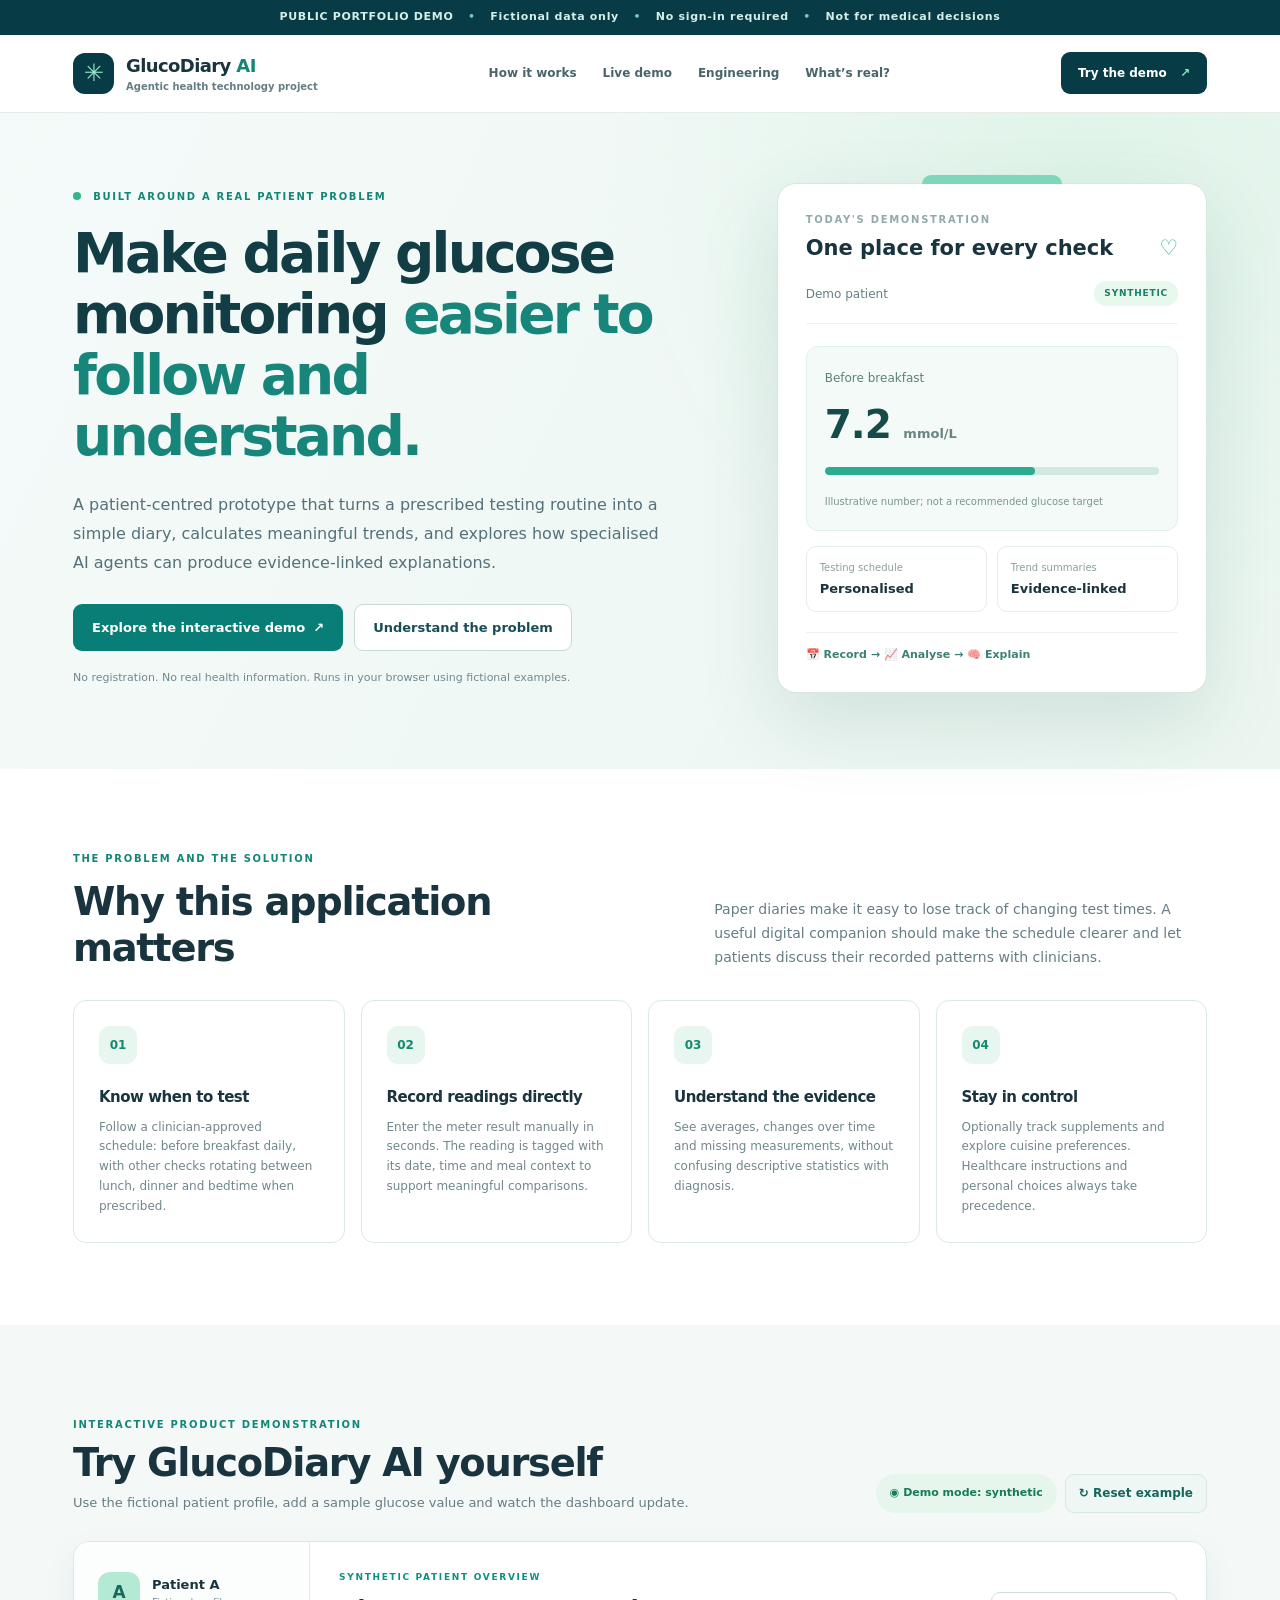
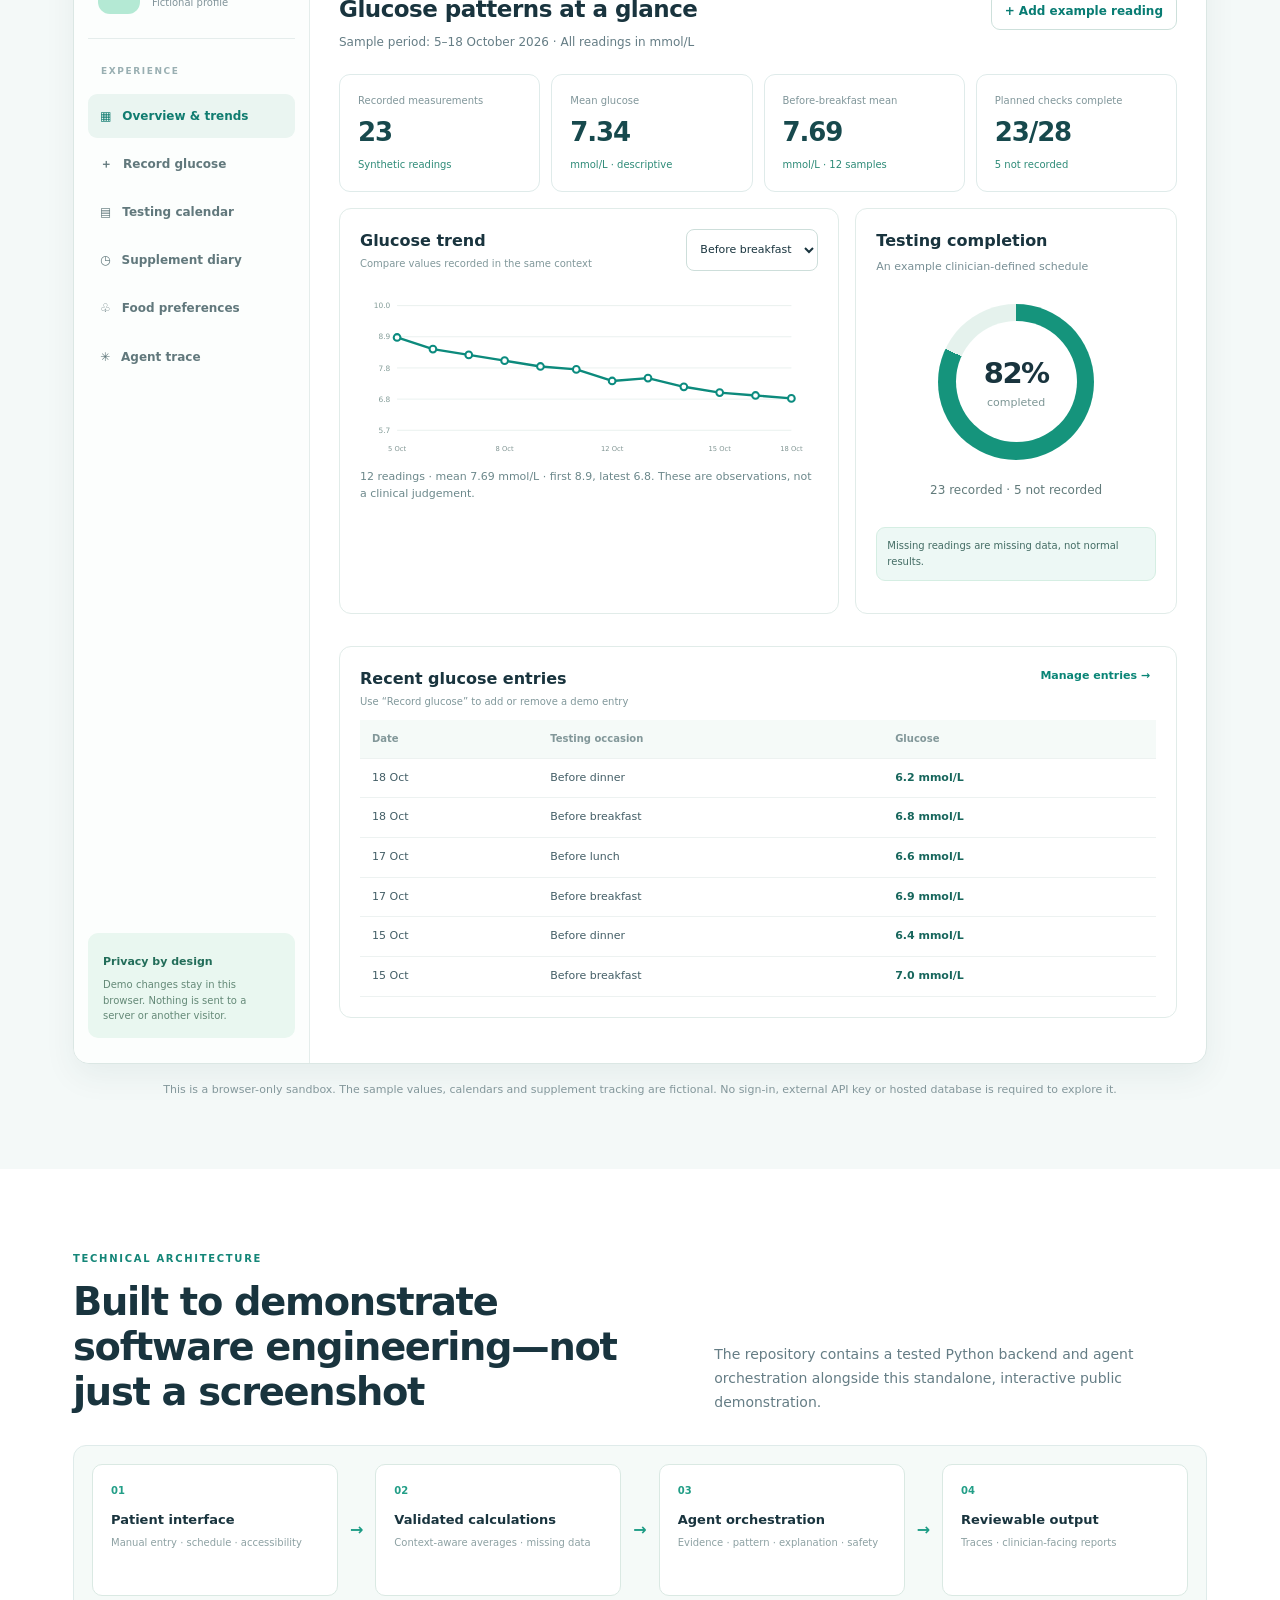
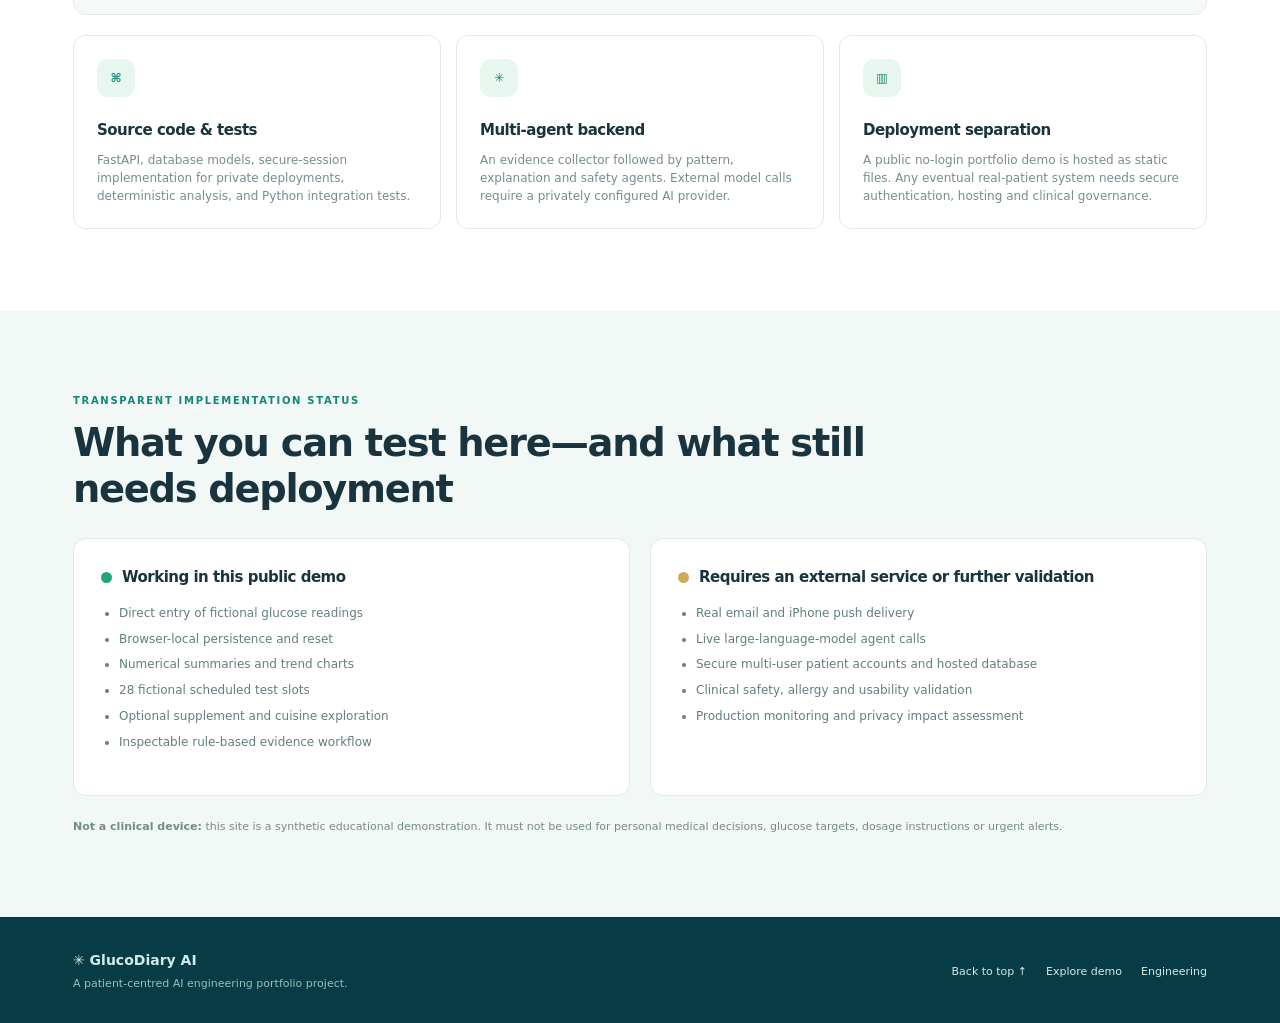
<file: docs/index.html>
<!doctype html>
<html lang="en"><head>
<meta charset="utf-8"><meta name="viewport" content="width=device-width,initial-scale=1">
<meta name="description" content="Try GlucoDiary AI, a no-login synthetic-data demonstration of personalised glucose monitoring, reminders, descriptive analytics and explainable AI workflow design.">
<meta name="theme-color" content="#073b46"><title>GlucoDiary AI | Interactive portfolio demonstration</title>
<link rel="stylesheet" href="./demo.css"><link rel="icon" href="./favicon.svg" type="image/svg+xml">
</head><body>
<div class="announcement" role="status">PUBLIC PORTFOLIO DEMO <span aria-hidden="true">•</span> Fictional data only <span aria-hidden="true">•</span> No sign-in required <span aria-hidden="true">•</span> Not for medical decisions</div>
<header class="site-header"><div class="wrap nav-inner"><a class="brand" href="#home" aria-label="GlucoDiary AI home"><span class="brand-mark">✳</span><span>GlucoDiary <b>AI</b><small>Agentic health technology project</small></span></a>
<nav aria-label="Main navigation"><a href="#how">How it works</a><a href="#app">Live demo</a><a href="#engineering">Engineering</a><a href="#limitations">What’s real?</a></nav><a href="#app" class="nav-cta">Try the demo <span aria-hidden="true">↗</span></a></div></header>
<main>
<section class="hero-section" id="home"><div class="wrap hero-grid"><div class="hero-copy"><div class="eyebrow"><span class="eyebrow-dot"></span> BUILT AROUND A REAL PATIENT PROBLEM</div><h1>Make daily glucose monitoring <em>easier to follow and understand.</em></h1><p class="hero-lead">A patient-centred prototype that turns a prescribed testing routine into a simple diary, calculates meaningful trends, and explores how specialised AI agents can produce evidence-linked explanations.</p><div class="hero-actions"><a class="button primary" href="#app">Explore the interactive demo <span aria-hidden="true">↗</span></a><a class="button outline" href="#how">Understand the problem</a></div><p class="micro">No registration. No real health information. Runs in your browser using fictional examples.</p></div><div class="hero-panel"><div class="eyebrow panel-eyebrow">TODAY'S DEMONSTRATION</div><div class="hero-panel-title">One place for every check <span class="hero-heart">♡</span></div><div class="hero-patient">Demo patient <span class="chip">SYNTHETIC</span></div><div class="hero-sample"><span>Before breakfast</span><strong>7.2 <small>mmol/L</small></strong><div class="sample-bar"><span style="width:63%"></span></div><small>Illustrative number; not a recommended glucose target</small></div><div class="hero-mini-grid"><div><span>Testing schedule</span><b>Personalised</b></div><div><span>Trend summaries</span><b>Evidence-linked</b></div></div><div class="hero-panel-footer">📅 Record → 📈 Analyse → 🧠 Explain</div></div></div></section>
<section class="problem-section" id="how"><div class="wrap"><div class="section-kicker">THE PROBLEM AND THE SOLUTION</div><div class="section-title-row"><h2>Why this application matters</h2><p>Paper diaries make it easy to lose track of changing test times. A useful digital companion should make the schedule clearer and let patients discuss their recorded patterns with clinicians.</p></div><div class="feature-grid"><article class="feature"><span class="feature-icon">01</span><h3>Know when to test</h3><p>Follow a clinician-approved schedule: before breakfast daily, with other checks rotating between lunch, dinner and bedtime when prescribed.</p></article><article class="feature"><span class="feature-icon">02</span><h3>Record readings directly</h3><p>Enter the meter result manually in seconds. The reading is tagged with its date, time and meal context to support meaningful comparisons.</p></article><article class="feature"><span class="feature-icon">03</span><h3>Understand the evidence</h3><p>See averages, changes over time and missing measurements, without confusing descriptive statistics with diagnosis.</p></article><article class="feature"><span class="feature-icon">04</span><h3>Stay in control</h3><p>Optionally track supplements and explore cuisine preferences. Healthcare instructions and personal choices always take precedence.</p></article></div></div></section>
<section class="app-section" id="app"><div class="wrap"><div class="app-heading"><div><div class="section-kicker">INTERACTIVE PRODUCT DEMONSTRATION</div><h2>Try GlucoDiary AI yourself</h2><p>Use the fictional patient profile, add a sample glucose value and watch the dashboard update.</p></div><div class="app-actions"><span class="demo-pill">◉ Demo mode: synthetic</span><button type="button" class="button small light" id="resetDemo">↻ Reset example</button></div></div>
<div class="demo-shell"><aside class="demo-sidebar"><div class="sidebar-intro"><span class="avatar">A</span><div><strong>Patient A</strong><small>Fictional profile</small></div></div><div class="sidebar-heading">EXPERIENCE</div><div class="tab-buttons" role="tablist" aria-label="Demo sections"><button role="tab" class="tab active" id="tab-dashboard" aria-controls="panel-dashboard" aria-selected="true" data-tab="dashboard">▦ <span>Overview & trends</span></button><button role="tab" class="tab" id="tab-record" aria-controls="panel-record" aria-selected="false" data-tab="record">＋ <span>Record glucose</span></button><button role="tab" class="tab" id="tab-schedule" aria-controls="panel-schedule" aria-selected="false" data-tab="schedule">▤ <span>Testing calendar</span></button><button role="tab" class="tab" id="tab-medications" aria-controls="panel-medications" aria-selected="false" data-tab="medications">◷ <span>Supplement diary</span></button><button role="tab" class="tab" id="tab-food" aria-controls="panel-food" aria-selected="false" data-tab="food">♧ <span>Food preferences</span></button><button role="tab" class="tab" id="tab-agents" aria-controls="panel-agents" aria-selected="false" data-tab="agents">✳ <span>Agent trace</span></button></div><div class="sidebar-note"><strong>Privacy by design</strong><p>Demo changes stay in this browser. Nothing is sent to a server or another visitor.</p></div></aside>
<div class="demo-main"><div id="toast" class="toast" role="status" aria-live="polite" hidden></div>
<section class="tab-panel" id="panel-dashboard" role="tabpanel" aria-labelledby="tab-dashboard"><div class="in-app-head"><div><div class="mini-kicker">SYNTHETIC PATIENT OVERVIEW</div><h3>Glucose patterns at a glance</h3><p>Sample period: 5–18 October 2026 · All readings in mmol/L</p></div><button type="button" class="button small outline-blue" id="sampleAdd">+ Add example reading</button></div><div class="metric-grid" id="metrics" aria-live="polite"></div><div class="inner-two"><div class="surface"><div class="surface-head"><div><h4>Glucose trend</h4><span>Compare values recorded in the same context</span></div><select id="chartContext" aria-label="Filter chart by test occasion"><option value="before_breakfast">Before breakfast</option><option value="before_lunch">Before lunch</option><option value="before_dinner">Before dinner</option><option value="before_sleep">Before sleep</option><option value="all">All occasions</option></select></div><svg id="glucoseChart" viewBox="0 0 680 270" role="img" aria-label="Synthetic glucose readings over time"></svg><p id="chartSummary" class="chart-summary"></p></div><div class="surface"><h4>Testing completion</h4><p class="muted-sm">An example clinician-defined schedule</p><div class="ring-wrap"><div class="ring" id="completionRing"><div><strong id="completionPercent">—</strong><span>completed</span></div></div><div id="completionCounts" class="completion-counts"></div></div><div class="notice compact">Missing readings are missing data, not normal results.</div></div></div><div class="surface"><div class="surface-head"><div><h4>Recent glucose entries</h4><span>Use “Record glucose” to add or remove a demo entry</span></div><button class="text-button" type="button" data-go="record">Manage entries →</button></div><div class="table-clip"><table><thead><tr><th>Date</th><th>Testing occasion</th><th>Glucose</th></tr></thead><tbody id="recentReadings"></tbody></table></div></div></section>
<section class="tab-panel" id="panel-record" role="tabpanel" aria-labelledby="tab-record" hidden><div class="in-app-head"><div><div class="mini-kicker">MANUAL INPUT</div><h3>Enter a glucose reading</h3><p>No diary image or AI recognition required. The patient types the meter result directly.</p></div></div><div class="inner-two align-top"><div class="surface"><h4>New example reading</h4><form id="readingForm"><div class="form-grid"><label>Test date<input id="readingDate" type="date" min="2026-10-05" max="2026-10-18" required></label><label>Time of test<input id="readingTime" type="time" value="07:45" required></label><label>Testing occasion<select id="readingOccasion"><option value="before_breakfast">Before breakfast</option><option value="before_lunch">Before lunch</option><option value="before_dinner">Before dinner</option><option value="before_sleep">Before sleep</option></select></label><label>Glucose (mmol/L)<input id="readingValue" type="number" step="0.1" min="0.1" max="40" placeholder="e.g. 7.4" required></label></div><button type="submit" class="button primary full">Save sample reading</button><p class="muted-sm">An entry is saved only in this browser's demo storage. Do not enter your real health data here.</p></form></div><div class="surface"><h4>What happens after saving?</h4><div class="step-list"><p><b>1</b> Validate date, occasion and number</p><p><b>2</b> Check for a duplicate entry</p><p><b>3</b> Match to a planned testing slot, if applicable</p><p><b>4</b> Recalculate statistics and redraw the trend</p></div><div class="notice">This demonstration does not diagnose diabetes or suggest treatment changes.</div></div></div><div class="surface"><h4>Recorded readings</h4><div class="table-clip"><table><thead><tr><th>Date</th><th>Occasion</th><th>Value</th><th>Action</th></tr></thead><tbody id="entryRows"></tbody></table></div></div></section>
<section class="tab-panel" id="panel-schedule" role="tabpanel" aria-labelledby="tab-schedule" hidden><div class="in-app-head"><div><div class="mini-kicker">PERSONALISED CLINICIAN PLAN</div><h3>Rotating test schedule</h3><p>In this example, breakfast is checked daily; one additional meal-related check rotates each day.</p></div></div><div class="metric-grid three"><div class="metric"><span>Scheduled checks</span><strong id="scheduledCount">—</strong><small>Across the example period</small></div><div class="metric"><span>Recorded checks</span><strong id="scheduledCompleted">—</strong><small>Matched to the plan</small></div><div class="metric"><span>Not recorded</span><strong id="scheduledMissing">—</strong><small>Not assumed to be normal</small></div></div><div class="surface"><div class="surface-head"><h4>Clinician-defined calendar</h4><div class="legend"><span>● Recorded</span><span>○ Missing</span></div></div><div class="table-clip"><table><thead><tr><th>Scheduled date</th><th>Morning check</th><th>Additional check</th></tr></thead><tbody id="scheduleRows"></tbody></table></div></div><div class="notice">A real patient would approve the dates and occasions taken from their clinician's instructions. This schedule is fictional and is not a testing recommendation.</div></section>
<section class="tab-panel" id="panel-medications" role="tabpanel" aria-labelledby="tab-medications" hidden><div class="in-app-head"><div><div class="mini-kicker">OPTIONAL FEATURE</div><h3>Prescribed supplement diary</h3><p>Track whether a clinician-prescribed dose was taken. Doses are never selected by the AI.</p></div></div><div class="surface"><label class="switch-row"><input type="checkbox" id="supplementEnabled"><span><strong>Enable supplement tracking</strong><small>This is optional for every patient.</small></span></label><div id="supplementBody" hidden><div class="notice">Example only: fictional four-week supplement schedule. No medicine name, strength or dose is recommended.</div><div id="supplementList" class="supplement-list"></div><p class="muted-sm">Real reminders require a securely configured email or iPhone push service. The public demo only previews that workflow.</p><button type="button" id="previewReminder" class="button small light">Preview reminder message</button><div id="reminderPreview" class="reminder-preview" hidden></div></div></div></section>
<section class="tab-panel" id="panel-food" role="tabpanel" aria-labelledby="tab-food" hidden><div class="in-app-head"><div><div class="mini-kicker">OPTIONAL FEATURE</div><h3>Food suggestions that respect preferences</h3><p>People choose their preferred cuisine; the system should not infer dietary preferences from ethnicity.</p></div></div><div class="surface"><label class="switch-row"><input type="checkbox" id="foodEnabled"><span><strong>Enable illustrative meal ideas</strong><small>Skip this entirely if you only want glucose monitoring.</small></span></label><div id="foodBody" hidden><div class="form-grid"><label>Preferred cuisine<select id="cuisine"><option>Indian</option><option>Mediterranean</option><option>Any</option></select></label><label>Ingredients to exclude (comma separated)<input id="excludedIngredients" type="text" placeholder="e.g. onion, rice"></label></div><fieldset><legend>Food allergies or ingredient restrictions</legend><div id="allergyChoices" class="checks-grid"></div></fieldset><div class="notice">Ingredient matching here is illustrative. It does not cover every allergen or cross-contact risk and cannot certify a meal as safe.</div><div class="recipe-grid" id="recipeResults"></div></div></div></section>
<section class="tab-panel" id="panel-agents" role="tabpanel" aria-labelledby="tab-agents" hidden><div class="in-app-head"><div><div class="mini-kicker">EXPLAINABLE WORKFLOW</div><h3>Inspect an evidence-linked agent trace</h3><p>See how the app could coordinate validation, pattern analysis, explanation and safety checks.</p></div></div><div class="notice important">In this public GitHub Pages demo, the trace is generated by transparent JavaScript rules—not by a live language model. The repository also contains a separately tested Python multi-agent pipeline that requires an AI API key when deployed.</div><button class="button primary" type="button" id="runTrace">Run demo workflow →</button><div id="agentTrace" class="agent-trace" aria-live="polite"><p class="muted-sm">Run the workflow to inspect each stage and the source data behind the summary.</p></div></section>
</div></div><p class="under-demo-note">This is a browser-only sandbox. The sample values, calendars and supplement tracking are fictional. No sign-in, external API key or hosted database is required to explore it.</p></div></section>
<section class="engineering-section" id="engineering"><div class="wrap"><div class="section-kicker">TECHNICAL ARCHITECTURE</div><div class="section-title-row"><h2>Built to demonstrate software engineering—not just a screenshot</h2><p>The repository contains a tested Python backend and agent orchestration alongside this standalone, interactive public demonstration. <a id="repoLink" class="repo-link" href="https://github.com" rel="noopener noreferrer" target="_blank" hidden>Explore the project source on GitHub ↗</a></p></div><div class="architecture"><div><span>01</span><strong>Patient interface</strong><small>Manual entry · schedule · accessibility</small></div><i>→</i><div><span>02</span><strong>Validated calculations</strong><small>Context-aware averages · missing data</small></div><i>→</i><div><span>03</span><strong>Agent orchestration</strong><small>Evidence · pattern · explanation · safety</small></div><i>→</i><div><span>04</span><strong>Reviewable output</strong><small>Traces · clinician-facing reports</small></div></div><div class="engineering-cards"><article><span class="feature-icon">⌘</span><h3>Source code & tests</h3><p>FastAPI, database models, secure-session implementation for private deployments, deterministic analysis, and Python integration tests.</p></article><article><span class="feature-icon">✳</span><h3>Multi-agent backend</h3><p>An evidence collector followed by pattern, explanation and safety agents. External model calls require a privately configured AI provider.</p></article><article><span class="feature-icon">▥</span><h3>Deployment separation</h3><p>A public no-login portfolio demo is hosted as static files. Any eventual real-patient system needs secure authentication, hosting and clinical governance.</p></article></div></div></section>
<section class="limits-section" id="limitations"><div class="wrap"><div class="section-kicker">TRANSPARENT IMPLEMENTATION STATUS</div><h2>What you can test here—and what still needs deployment</h2><div class="status-grid"><div class="status-card"><h3><span class="status-dot ready"></span> Working in this public demo</h3><ul><li>Direct entry of fictional glucose readings</li><li>Browser-local persistence and reset</li><li>Numerical summaries and trend charts</li><li>28 fictional scheduled test slots</li><li>Optional supplement and cuisine exploration</li><li>Inspectable rule-based evidence workflow</li></ul></div><div class="status-card"><h3><span class="status-dot pending"></span> Requires an external service or further validation</h3><ul><li>Real email and iPhone push delivery</li><li>Live large-language-model agent calls</li><li>Secure multi-user patient accounts and hosted database</li><li>Clinical safety, allergy and usability validation</li><li>Production monitoring and privacy impact assessment</li></ul></div></div><p class="disclaimer"><strong>Not a clinical device:</strong> this site is a synthetic educational demonstration. It must not be used for personal medical decisions, glucose targets, dosage instructions or urgent alerts.</p></div></section>
</main><footer class="site-footer"><div class="wrap footer-inner"><div><strong>✳ GlucoDiary AI</strong><p>A patient-centred AI engineering portfolio project.</p></div><div><a href="#home">Back to top ↑</a><a href="#app">Explore demo</a><a href="#engineering">Engineering</a></div></div></footer>
<script src="./demo-core.js" defer></script><script src="./demo.js" defer></script></body></html>
</file>
<file: docs/demo.css>
:root{--navy:#073b46;--navy2:#0e5159;--teal:#087d73;--mint:#8ce6bc;--ink:#19343e;--gray:#657d85;--border:#dbe8e8;--bg:#f4f9f8;--panel:#fff;--pale:#e7f6ee;--shadow:0 12px 32px #093b4610}*{box-sizing:border-box}html{scroll-behavior:smooth}body{margin:0;color:var(--ink);background:white;font-family:Inter,ui-sans-serif,system-ui,-apple-system,BlinkMacSystemFont,'Segoe UI',sans-serif;line-height:1.52}button,input,select{font:inherit}button{cursor:pointer}button:focus-visible,a:focus-visible,input:focus-visible,select:focus-visible{outline:3px solid #3ea49c;outline-offset:3px}a{color:inherit;text-decoration:none}h1,h2,h3,h4,p{margin:0}h2{font-size:clamp(28px,3vw,40px);letter-spacing:-1.3px;line-height:1.18}h3{font-size:23px;letter-spacing:-.5px}h4{font-size:16px}.wrap{max-width:1190px;margin:auto;padding:0 28px}.announcement{background:#073b46;color:#d6eee8;font-size:11px;letter-spacing:.7px;text-align:center;padding:9px 15px;font-weight:700}.announcement span{color:#74ccb8;margin:0 10px}.site-header{position:sticky;top:0;z-index:10;background:#fffffff0;backdrop-filter:blur(15px);border-bottom:1px solid #e5ecea}.nav-inner{height:77px;display:flex;align-items:center;justify-content:space-between;gap:20px}.brand{display:flex;gap:12px;align-items:center;font-size:18px;font-weight:850;letter-spacing:-.6px;white-space:nowrap}.brand b{color:#148677}.brand small{font-size:10px;color:var(--gray);letter-spacing:0;font-weight:550;display:block}.brand-mark{display:grid;place-items:center;border-radius:12px;background:var(--navy);height:41px;width:41px;color:#8fe6c7;font-size:24px}.site-header nav{display:flex;gap:26px;color:#49656b;font-size:12px;font-weight:650}.site-header nav a:hover{color:var(--teal)}.nav-cta{background:var(--navy);color:#fff;padding:12px 17px;border-radius:9px;font-size:12px;font-weight:800;white-space:nowrap}.nav-cta span{margin-left:9px;color:#8ee5bb}.hero-section{background:radial-gradient(circle at 85% 10%,#e0f4e9 0,transparent 39%),linear-gradient(115deg,#f4faf9,#ecf6f1);padding:70px 0 76px}.hero-grid{display:grid;grid-template-columns:1.2fr .82fr;align-items:center;gap:74px}.eyebrow,.section-kicker,.mini-kicker{font-size:10px;font-weight:900;letter-spacing:1.7px;color:#148678}.eyebrow-dot{height:8px;width:8px;display:inline-block;border-radius:50%;background:#30b68a;margin-right:7px}.hero-copy h1{font-size:clamp(38px,4.3vw,57px);letter-spacing:-2.8px;line-height:1.11;max-width:680px;margin:19px 0 24px;color:#123d45}.hero-copy h1 em{font-style:normal;color:#178579}.hero-lead{color:#547078;font-size:16px;line-height:1.8;max-width:595px}.hero-actions{display:flex;gap:11px;flex-wrap:wrap;margin-top:26px}.button{display:inline-flex;align-items:center;justify-content:center;gap:8px;border-radius:9px;font-size:13px;font-weight:750;border:1px solid transparent;padding:13px 18px;min-height:44px}.button.primary{background:#087e77;color:#fff}.button.primary:hover{background:#046962}.button.outline{background:#fff;color:#174e56;border-color:#c9d9d7}.button.light{background:#eef7f4;color:#17655d;border-color:#d6e8e1}.button.outline-blue{background:white;color:#087c73;border-color:#cde0db}.button.small{font-size:12px;padding:9px 13px;min-height:37px}.button.full{width:100%}.micro{font-size:11px;color:#718890;margin-top:19px}.hero-panel{border-radius:19px;background:#fff;border:1px solid #d7e7e1;padding:28px;box-shadow:0 30px 80px #1e645024;position:relative}.hero-panel:before{content:'';position:absolute;width:140px;height:9px;left:calc(50% - 70px);top:-9px;background:#7ed8b7;border-radius:10px 10px 0 0}.panel-eyebrow{color:#93a9ac}.hero-panel-title{font-size:21px;font-weight:800;margin:6px 0 16px;display:flex;justify-content:space-between}.hero-heart{color:#36b296}.hero-patient{display:flex;align-items:center;justify-content:space-between;color:#648086;font-size:12px;padding-bottom:17px;border-bottom:1px solid #edf3f0}.chip{font-size:9px;letter-spacing:.8px;color:#1c7d6b;background:#e7f8ec;padding:6px 10px;border-radius:30px;font-weight:800}.hero-sample{margin-top:22px;background:#f3faf7;border:1px solid #e0f1e9;padding:18px;border-radius:12px}.hero-sample>span{font-size:12px;color:#608079}.hero-sample strong{display:block;font-size:39px;margin:5px 0;letter-spacing:-1px;color:#164b49}.hero-sample strong small{font-size:13px;letter-spacing:0;color:#698582}.sample-bar{height:8px;background:#d2e9e0;border-radius:10px;overflow:hidden;margin:13px 0}.sample-bar span{display:block;background:#2bac90;height:100%;border-radius:10px}.hero-sample>small{font-size:10px;color:#7b9690}.hero-mini-grid{display:grid;grid-template-columns:1fr 1fr;gap:10px;margin-top:15px}.hero-mini-grid div{border:1px solid #e5eeea;border-radius:10px;padding:13px}.hero-mini-grid span{display:block;color:#8aa09e;font-size:10px}.hero-mini-grid b{font-size:13px;display:block;margin-top:3px}.hero-panel-footer{border-top:1px solid #edf1ef;margin-top:20px;padding-top:14px;font-size:11px;font-weight:800;color:#3b8174}.problem-section,.engineering-section,.limits-section{padding:82px 0}.section-title-row{display:grid;grid-template-columns:1.2fr 1fr;gap:50px;align-items:end;margin:13px 0 30px}.section-title-row p{font-size:14px;color:var(--gray);line-height:1.7}.feature-grid{display:grid;grid-template-columns:repeat(4,1fr);gap:16px}.feature{padding:25px;border:1px solid var(--border);border-radius:13px;background:#fff;min-height:220px}.feature-icon{display:grid;place-items:center;width:38px;height:38px;border-radius:11px;background:var(--pale);font-size:12px;font-weight:900;color:#148a72;margin-bottom:22px}.feature h3{font-size:15px;margin-bottom:9px}.feature p{font-size:12px;color:#70878c;line-height:1.65}.app-section{background:var(--bg);padding:78px 0 70px;scroll-margin-top:80px}.app-heading{display:flex;align-items:end;justify-content:space-between;gap:20px;margin:14px 0 28px}.app-heading h2{margin:8px 0}.app-heading p{color:var(--gray);font-size:13px}.app-actions{display:flex;gap:8px;align-items:center}.demo-pill{background:#e6f6ec;color:#157b59;font-size:11px;font-weight:850;white-space:nowrap;border-radius:30px;padding:11px 14px}.demo-shell{min-height:700px;background:#fff;border:1px solid #dbe7e4;border-radius:16px;box-shadow:var(--shadow);display:grid;grid-template-columns:236px 1fr;overflow:hidden}.demo-sidebar{border-right:1px solid #e4edeb;padding:25px 14px;background:#fcfefd;display:flex;flex-direction:column;gap:6px}.sidebar-intro{display:flex;gap:12px;align-items:center;border-bottom:1px solid #e5edec;padding:5px 10px 24px;margin-bottom:15px}.avatar{background:#b4e9d4;border-radius:12px;display:grid;place-items:center;width:42px;height:42px;font-size:17px;font-weight:850;color:#1a6860}.sidebar-intro strong{display:block;font-size:13px}.sidebar-intro small{display:block;color:#81949a;font-size:10px}.sidebar-heading{font-size:9px;letter-spacing:1.6px;color:#99afb2;font-weight:900;margin:5px 13px 9px}.tab-buttons{display:flex;flex-direction:column;gap:4px}.tab{width:100%;display:flex;align-items:center;gap:11px;border:0;background:none;color:#61787c;text-align:left;font-size:12px;font-weight:700;border-radius:9px;padding:13px 12px}.tab:hover,.tab.active{background:#eaf5f1;color:#107c70}.tab span{flex:1}.sidebar-note{margin-top:auto;background:#e9f7f0;border-radius:10px;padding:15px}.sidebar-note strong{font-size:11px;color:#226d59}.sidebar-note p{font-size:10px;color:#648977;margin-top:5px}.demo-main{padding:29px;min-width:0}.in-app-head{display:flex;justify-content:space-between;align-items:center;gap:13px;margin-bottom:23px}.in-app-head h3{margin:7px 0 6px}.in-app-head p{color:var(--gray);font-size:12px}.mini-kicker{font-size:9px;color:#0b9086}.metric-grid{display:grid;grid-template-columns:repeat(4,1fr);gap:11px;margin-bottom:16px}.metric-grid.three{grid-template-columns:repeat(3,1fr)}.metric{border:1px solid #dfebea;background:#fff;border-radius:11px;padding:18px}.metric span,.metric small{display:block;font-size:10px;color:#80969a}.metric strong{display:block;font-size:26px;letter-spacing:-1.1px;margin:5px 0;color:#17494d}.metric small{color:#2e8b78}.inner-two{display:grid;grid-template-columns:1.4fr .9fr;gap:16px;margin:16px 0}.inner-two.align-top{grid-template-columns:1.15fr 1fr}.surface{border:1px solid #e1ece9;border-radius:12px;background:white;padding:20px;margin-bottom:16px;min-width:0}.surface .muted-sm,.muted-sm{font-size:11px;color:#788f95;margin:6px 0 12px}.surface-head{display:flex;justify-content:space-between;gap:12px;align-items:start;margin-bottom:11px}.surface-head span{font-size:10px;color:#81989b;display:block;margin-top:3px}.surface-head select{width:auto;max-width:190px;font-size:11px;padding:8px 9px;margin:0}.chart-summary{font-size:11px;color:#6c888b;margin-top:5px}.ring-wrap{display:flex;align-items:center;flex-direction:column;gap:21px;padding:16px 0}.ring{border-radius:50%;height:156px;width:156px;display:grid;place-items:center;background:conic-gradient(#15947c var(--pct,0%),#e5f2ed 0)}.ring>div{height:121px;width:121px;border-radius:50%;background:white;display:flex;align-items:center;justify-content:center;flex-direction:column}.ring strong{font-size:29px;letter-spacing:-1.5px}.ring span{font-size:11px;color:#7d9695}.completion-counts{display:flex;gap:15px;font-size:12px;color:#617a7a}.notice{border-radius:9px;background:#edf8f5;color:#436c64;border:1px solid #d5eee3;font-size:12px;line-height:1.6;padding:13px 14px;margin:12px 0}.notice.compact{font-size:10px;padding:10px}.notice.important{background:#fff7e8;border-color:#f4e3bf;color:#795f35}.table-clip{overflow-x:auto}table{border-collapse:collapse;width:100%;font-size:11px}th{text-align:left;background:#f5faf8;color:#829799;font-size:10px;font-weight:800}td,th{padding:11px 12px;border-bottom:1px solid #edf2f1}td{color:#435e66}td b{color:#17665c}.text-button{border:0;background:none;color:#098576;font-weight:850;font-size:11px}.status-mini{font-size:10px;font-weight:800;padding:5px 8px;border-radius:20px;white-space:nowrap}.status-mini.yes{background:#e3f6e9;color:#19805b}.status-mini.no{background:#f3f5f6;color:#77858a}.legend{display:flex;gap:12px;font-size:10px;color:#78918d}.form-grid{display:grid;grid-template-columns:1fr 1fr;gap:15px;margin:17px 0 20px}label{font-size:11px;color:#516c73;font-weight:750}input,select{display:block;background:white;border:1px solid #cddeda;border-radius:8px;padding:10px 11px;min-height:42px;color:var(--ink);width:100%;margin:7px 0 0}input[type=checkbox]{width:17px;height:17px;min-height:auto;margin:0;accent-color:#087e77}.step-list{margin:17px 0}.step-list p{display:flex;align-items:center;gap:9px;font-size:12px;color:#617e80;padding:8px 0}.step-list b{width:27px;height:27px;display:grid;place-items:center;border-radius:50%;background:#e4f5ee;color:#0d8776;font-size:11px}.switch-row{display:flex;gap:15px;align-items:center;cursor:pointer;background:#f7fbf9;padding:16px;border-radius:10px;margin-bottom:13px}.switch-row strong{font-size:13px;display:block}.switch-row small{font-size:11px;color:#788e90;display:block;font-weight:500;margin-top:3px}.supplement-list{margin:14px 0}.supplement-row{display:flex;justify-content:space-between;gap:16px;align-items:center;border-bottom:1px solid #edf1f0;padding:13px 3px;font-size:12px}.supplement-row label{display:flex;align-items:center;gap:8px}.supplement-row label input{width:17px;min-height:17px;margin:0}.reminder-preview{margin-top:12px;background:#f3f8f7;border:1px solid #dbe9e3;border-radius:9px;padding:14px;font-size:12px;line-height:1.7}.checks-grid{display:grid;grid-template-columns:repeat(3,1fr);gap:12px;margin-top:13px}.checks-grid label{display:flex;gap:7px;align-items:center}.checks-grid input{width:16px;min-height:16px;margin:0}fieldset{border:1px solid #dce8e7;border-radius:10px;margin:10px 0;padding:15px}legend{font-size:12px;font-weight:800;color:#446d69}.recipe-grid{display:grid;grid-template-columns:repeat(2,1fr);gap:12px;margin-top:18px}.recipe-card{padding:16px;border:1px solid #e0ebe8;border-radius:11px}.recipe-card h4{margin-bottom:6px}.recipe-card p{font-size:11px;color:#789096}.recipe-card small{font-size:10px;color:#147c6b}.agent-trace{margin-top:18px}.trace-step{border-left:3px solid #16a081;margin:12px 0;padding:13px 18px;background:#f4faf7;border-radius:0 9px 9px 0}.trace-step h4{font-size:13px;margin-bottom:4px}.trace-step p{font-size:11px;color:#65817e;line-height:1.65}.trace-step code{display:block;margin-top:7px;color:#1c6259;background:#e5f4ed;border-radius:5px;padding:9px;white-space:pre-wrap;overflow-wrap:anywhere;font-size:10px}.toast{margin-bottom:15px;padding:12px;background:#e5f6eb;border:1px solid #bfe7ce;color:#287a4d;border-radius:9px;font-size:12px}.toast.bad{background:#fff1ed;border-color:#f0d0c6;color:#a64e39}.under-demo-note{text-align:center;color:#83979b;font-size:11px;margin-top:18px}.engineering-section{background:#fff}.architecture{display:grid;grid-template-columns:1fr auto 1fr auto 1fr auto 1fr;align-items:center;gap:12px;padding:18px;background:#f5faf8;border:1px solid #dfebea;border-radius:13px}.architecture>div{background:white;border:1px solid #dae9e3;border-radius:10px;padding:18px;min-height:132px}.architecture>div span{display:block;color:#229e87;font-size:10px;font-weight:900;margin-bottom:12px}.architecture>div strong{display:block;font-size:13px;margin-bottom:5px}.architecture>div small{display:block;font-size:10px;color:#8da1a3}.architecture>i{color:#1c9c85;font-weight:900;font-style:normal}.engineering-cards{display:grid;grid-template-columns:repeat(3,1fr);gap:15px;margin-top:20px}.engineering-cards article{border:1px solid #e0ebe9;border-radius:12px;padding:23px}.engineering-cards h3{font-size:15px;margin-bottom:9px}.engineering-cards p{font-size:12px;color:#758d90}.limits-section{background:#f1f8f5}.limits-section h2{max-width:850px;margin:12px 0 27px}.status-grid{display:grid;grid-template-columns:1fr 1fr;gap:20px}.status-card{background:white;padding:27px;border-radius:13px;border:1px solid #dfebe6}.status-card h3{font-size:15px;display:flex;gap:10px;align-items:center}.status-dot{display:inline-block;width:11px;height:11px;border-radius:50%}.status-dot.ready{background:#23a677}.status-dot.pending{background:#d1aa58}.status-card ul{color:#627e81;font-size:12px;line-height:2.15;padding-left:18px}.disclaimer{font-size:11px;color:#728c89;margin-top:23px}.site-footer{background:#073b46;color:#d1ece7;padding:31px 0}.footer-inner{display:flex;justify-content:space-between;align-items:center;gap:18px}.site-footer strong{font-size:14px}.site-footer p{font-size:11px;color:#93c2b9;margin-top:3px}.site-footer a{font-size:11px;margin-left:19px}.tab-panel[hidden],#supplementBody[hidden],#foodBody[hidden],#reminderPreview[hidden],.toast[hidden]{display:none!important}
@media(max-width:1080px){.site-header nav{gap:14px}.hero-grid{gap:30px}.wrap{padding:0 20px}.feature-grid{grid-template-columns:repeat(2,1fr)}.metric-grid{grid-template-columns:repeat(2,1fr)}.architecture{gap:6px}.architecture>div{padding:13px}.architecture>div strong{font-size:11px}}
@media(max-width:750px){.announcement{font-size:9px}.site-header nav{display:none}.nav-inner{height:67px}.nav-cta{padding:10px;font-size:10px}.hero-section{padding:42px 0}.hero-grid,.section-title-row{grid-template-columns:1fr;gap:24px}.hero-copy h1{letter-spacing:-1.7px}.hero-panel{max-width:480px}.problem-section,.engineering-section,.limits-section{padding:53px 0}.feature-grid,.engineering-cards{grid-template-columns:1fr 1fr}.app-heading{align-items:start;flex-direction:column}.demo-shell{grid-template-columns:1fr}.demo-sidebar{border-right:0;border-bottom:1px solid #e4ece8;padding:13px}.sidebar-intro,.sidebar-heading,.sidebar-note{display:none}.tab-buttons{flex-direction:row;overflow-x:auto}.tab{flex:none;width:auto;white-space:nowrap;font-size:10px;padding:10px}.demo-main{padding:15px}.inner-two,.inner-two.align-top,.status-grid{grid-template-columns:1fr}.in-app-head{align-items:start;flex-direction:column}.metric-grid{grid-template-columns:repeat(2,1fr)}.metric-grid.three{grid-template-columns:repeat(2,1fr)}.architecture{display:grid;grid-template-columns:1fr 1fr}.architecture>i{display:none}.architecture>div{min-height:120px}.app-section{padding:49px 0}.site-footer a{margin-left:10px}}
@media(max-width:440px){.wrap{padding:0 13px}.brand{font-size:15px}.brand-mark{width:35px;height:35px}.brand small{font-size:8px}.hero-copy h1{font-size:35px}.hero-actions{flex-direction:column}.hero-actions .button{width:100%}.feature-grid,.engineering-cards,.recipe-grid,.form-grid,.checks-grid{grid-template-columns:1fr}.metric{padding:12px}.metric strong{font-size:22px}.app-actions{flex-wrap:wrap}.surface{padding:14px}.surface-head{flex-wrap:wrap}.footer-inner{flex-direction:column;align-items:start}.site-footer a{margin:0 13px 0 0}}

.repo-link{display:block;color:#087e77;font-size:12px;font-weight:850;margin-top:9px}.repo-link[hidden]{display:none}

/* Keep the SVG chart responsive instead of forcing a >700px grid width on phones. */
#glucoseChart{display:block;width:100%;max-width:100%;height:auto;aspect-ratio:680/270}
.inner-two>.surface{min-width:0}
@media(max-width:750px){.inner-two,.inner-two.align-top{grid-template-columns:minmax(0,1fr)}}
@media(max-width:750px){.demo-shell{grid-template-columns:minmax(0,1fr)}.demo-main{min-width:0;max-width:100%}}
</file>
